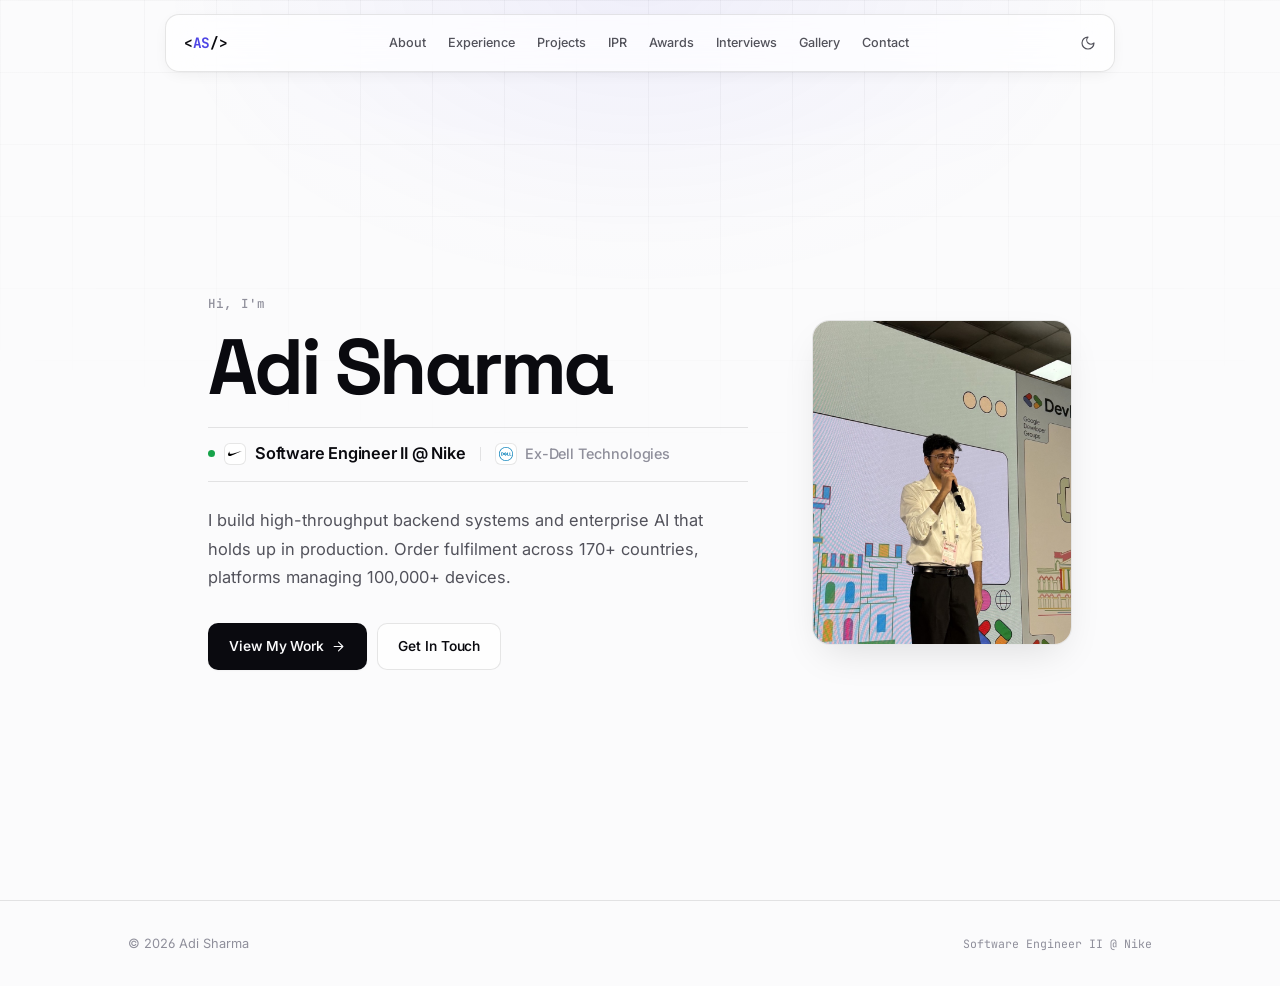
<file: index.html>
<!DOCTYPE html>
<html lang="en">

<head>
  <meta charset="UTF-8" />
  <meta name="viewport" content="width=device-width, initial-scale=1.0" />
  <meta name="description" content="Adi Sharma. Software Engineer II at Nike, ex-Dell Technologies. Backend systems, distributed infrastructure and enterprise AI." />
  <meta name="author" content="Adi Sharma" />
  <meta name="theme-color" content="#fbfbfc" media="(prefers-color-scheme: light)" />
  <meta name="theme-color" content="#08080b" media="(prefers-color-scheme: dark)" />
  <meta property="og:title" content="Adi Sharma | Software Engineer II @ Nike" />
  <meta property="og:description" content="Adi Sharma. Software Engineer II at Nike, ex-Dell Technologies. Backend systems, distributed infrastructure and enterprise AI." />
  <meta property="og:type" content="website" />
  <title>Adi Sharma | Software Engineer II @ Nike</title>
  <link rel="icon" href="data:image/svg+xml,<svg xmlns='http://www.w3.org/2000/svg' viewBox='0 0 32 32'><rect width='32' height='32' rx='7' fill='%234f46e5'/><text x='16' y='22.5' font-family='ui-monospace,monospace' font-size='16' font-weight='700' fill='white' text-anchor='middle'>A</text></svg>" />
  <link rel="preconnect" href="https://fonts.googleapis.com" />
  <link rel="preconnect" href="https://fonts.gstatic.com" crossorigin />
  <link href="https://fonts.googleapis.com/css2?family=Inter:wght@400;450;500;550;600;650;700&family=Space+Grotesk:wght@500;600;700&family=JetBrains+Mono:wght@400;500;600&display=swap" rel="stylesheet" />
  <link rel="stylesheet" href="assets/css/style.css" />
  <script>
    (function () {
      try {
        var t = localStorage.getItem('theme') ||
          (window.matchMedia('(prefers-color-scheme: dark)').matches ? 'dark' : 'light');
        document.documentElement.setAttribute('data-theme', t);
      } catch (e) {}
    })();
  </script>
</head>

<body data-page="home">
  <div class="backdrop" aria-hidden="true"></div>

  <nav class="nav" id="nav" aria-label="Main navigation"></nav>
  <div class="mobile-nav" id="mobile-nav"></div>
  <div class="mobile-backdrop" id="mobile-backdrop"></div>

  <main class="page-wrap" id="page-content"></main>
  <footer class="footer" id="footer"></footer>

  <div class="toast" id="toast" role="status" aria-live="polite"></div>

  <script src="assets/js/data.js"></script>
  <script src="assets/js/main.js"></script>
</body>

</html>
</file>
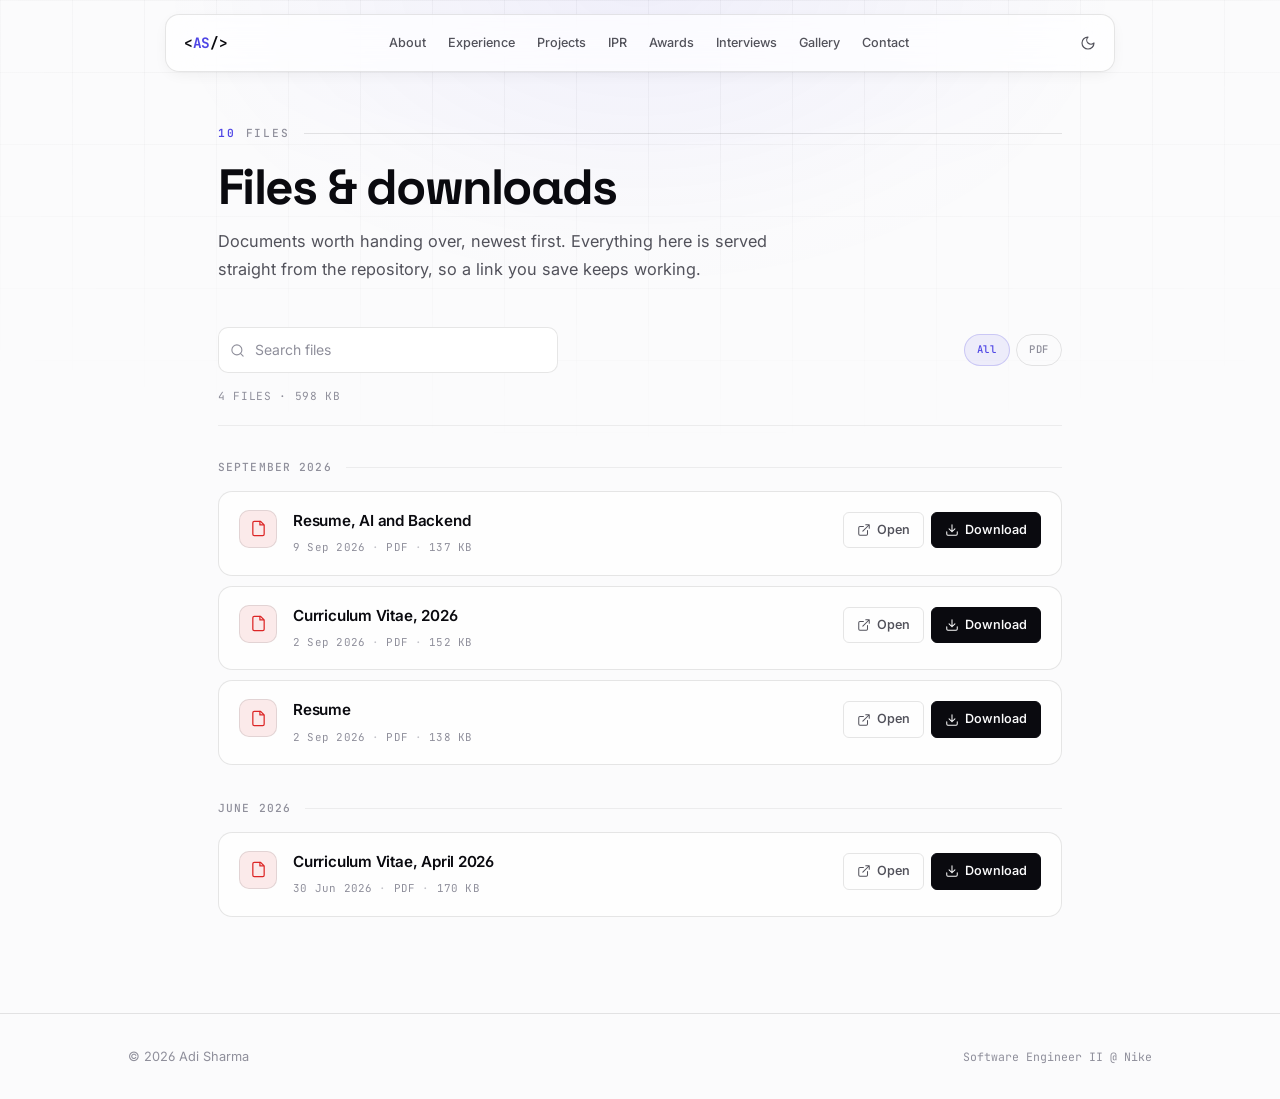
<file: files/index.html>
<!DOCTYPE html>
<html lang="en">

<head>
  <meta charset="UTF-8" />
  <!-- This page lives one level down so the clean URL /files works on GitHub
       Pages, while the downloads themselves sit beside it in the same folder.
       The base tag lets every shared path (styles, scripts, nav links) stay
       written exactly as it is on the root level pages. -->
  <base href="../" />
  <meta name="viewport" content="width=device-width, initial-scale=1.0" />
  <meta name="description" content="Documents and downloads from Adi Sharma, newest first." />
  <meta name="author" content="Adi Sharma" />
  <!-- Unlisted: this page is not in the nav, and this keeps it out of
       search results too, so a direct link stays the only way in. -->
  <meta name="robots" content="noindex, nofollow" />
  <meta name="theme-color" content="#fbfbfc" media="(prefers-color-scheme: light)" />
  <meta name="theme-color" content="#08080b" media="(prefers-color-scheme: dark)" />
  <meta property="og:title" content="Files | Adi Sharma" />
  <meta property="og:description" content="Documents and downloads from Adi Sharma, newest first." />
  <meta property="og:type" content="website" />
  <title>Files | Adi Sharma</title>
  <link rel="icon" href="data:image/svg+xml,<svg xmlns='http://www.w3.org/2000/svg' viewBox='0 0 32 32'><rect width='32' height='32' rx='7' fill='%234f46e5'/><text x='16' y='22.5' font-family='ui-monospace,monospace' font-size='16' font-weight='700' fill='white' text-anchor='middle'>A</text></svg>" />
  <link rel="preconnect" href="https://fonts.googleapis.com" />
  <link rel="preconnect" href="https://fonts.gstatic.com" crossorigin />
  <link href="https://fonts.googleapis.com/css2?family=Inter:wght@400;450;500;550;600;650;700&family=Space+Grotesk:wght@500;600;700&family=JetBrains+Mono:wght@400;500;600&display=swap" rel="stylesheet" />
  <link rel="stylesheet" href="assets/css/style.css" />
  <script>
    (function () {
      try {
        var t = localStorage.getItem('theme') ||
          (window.matchMedia('(prefers-color-scheme: dark)').matches ? 'dark' : 'light');
        document.documentElement.setAttribute('data-theme', t);
      } catch (e) {}
    })();
  </script>
</head>

<body data-page="files">
  <div class="backdrop" aria-hidden="true"></div>

  <nav class="nav" id="nav" aria-label="Main navigation"></nav>
  <div class="mobile-nav" id="mobile-nav"></div>
  <div class="mobile-backdrop" id="mobile-backdrop"></div>

  <main class="page-wrap" id="page-content"></main>
  <footer class="footer" id="footer"></footer>

  <div class="toast" id="toast" role="status" aria-live="polite"></div>

  <script src="assets/js/data.js"></script>
  <!-- Generated by scripts/sync-files.mjs. Must load after data.js, which it
       extends, and before main.js, which renders from it. -->
  <script src="assets/js/files-manifest.js"></script>
  <script src="assets/js/main.js"></script>
</body>

</html>
</file>
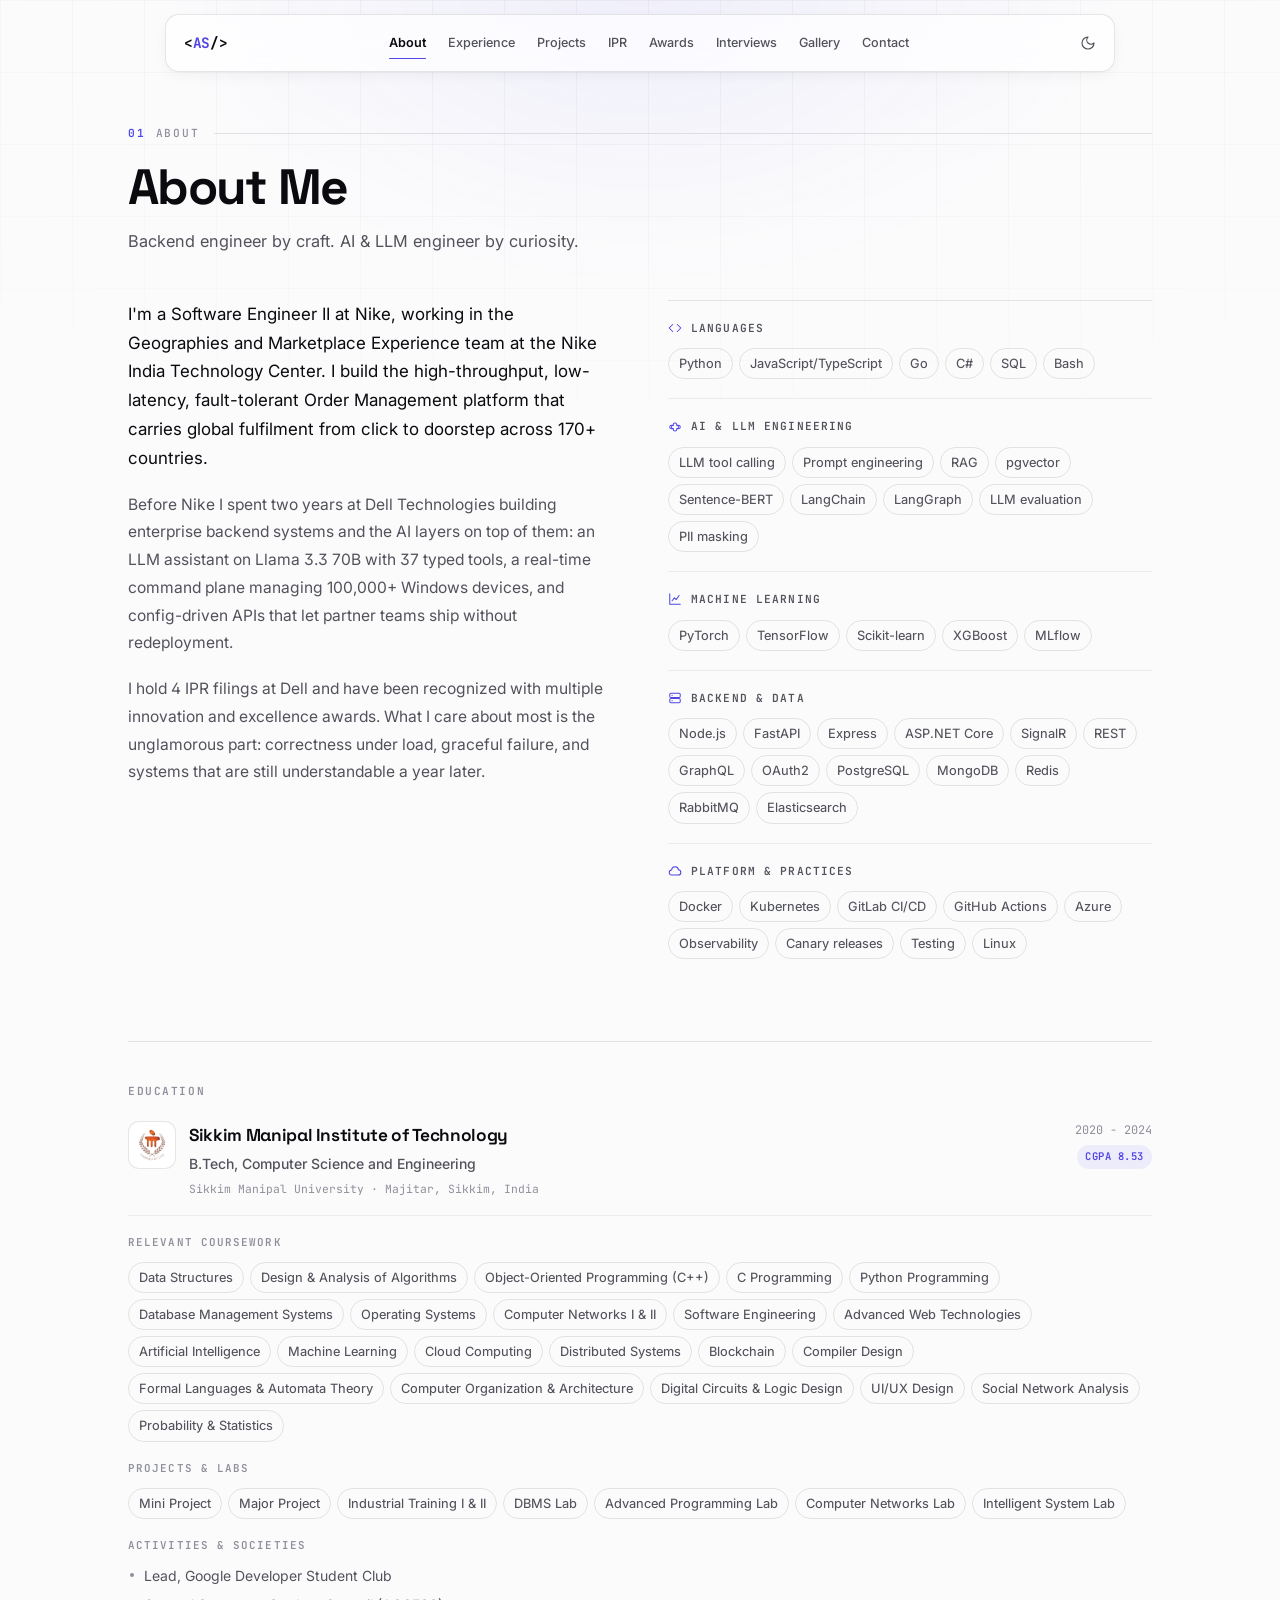
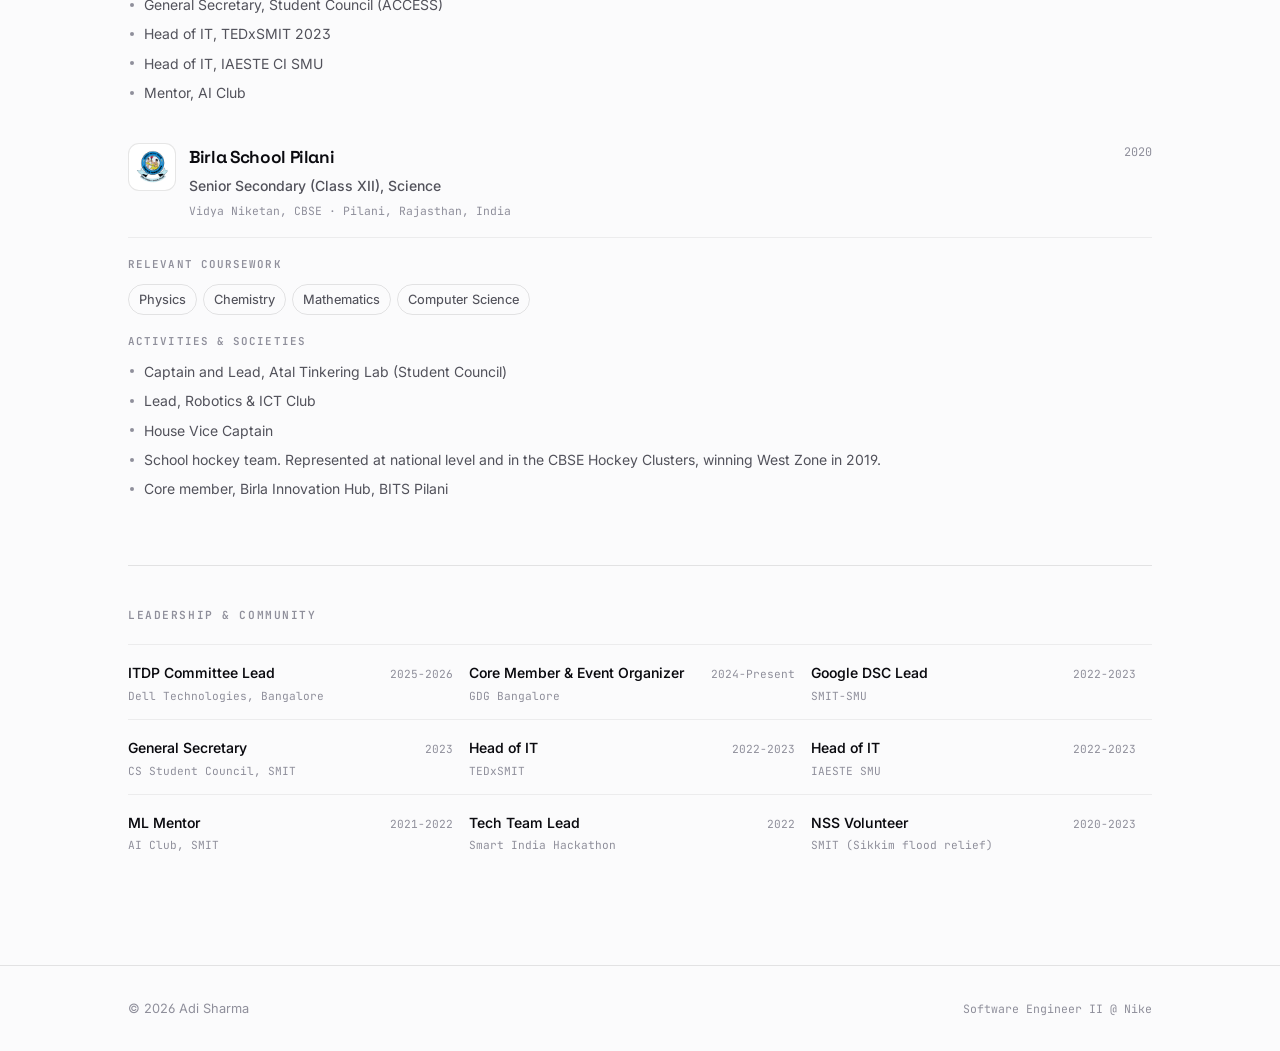
<file: about.html>
<!DOCTYPE html>
<html lang="en">

<head>
  <meta charset="UTF-8" />
  <meta name="viewport" content="width=device-width, initial-scale=1.0" />
  <meta name="description" content="Backend and AI engineer at Nike. Skills, background and community work." />
  <meta name="author" content="Adi Sharma" />
  <meta name="theme-color" content="#fbfbfc" media="(prefers-color-scheme: light)" />
  <meta name="theme-color" content="#08080b" media="(prefers-color-scheme: dark)" />
  <meta property="og:title" content="About | Adi Sharma" />
  <meta property="og:description" content="Backend and AI engineer at Nike. Skills, background and community work." />
  <meta property="og:type" content="website" />
  <title>About | Adi Sharma</title>
  <link rel="icon" href="data:image/svg+xml,<svg xmlns='http://www.w3.org/2000/svg' viewBox='0 0 32 32'><rect width='32' height='32' rx='7' fill='%234f46e5'/><text x='16' y='22.5' font-family='ui-monospace,monospace' font-size='16' font-weight='700' fill='white' text-anchor='middle'>A</text></svg>" />
  <link rel="preconnect" href="https://fonts.googleapis.com" />
  <link rel="preconnect" href="https://fonts.gstatic.com" crossorigin />
  <link href="https://fonts.googleapis.com/css2?family=Inter:wght@400;450;500;550;600;650;700&family=Space+Grotesk:wght@500;600;700&family=JetBrains+Mono:wght@400;500;600&display=swap" rel="stylesheet" />
  <link rel="stylesheet" href="assets/css/style.css" />
  <script>
    (function () {
      try {
        var t = localStorage.getItem('theme') ||
          (window.matchMedia('(prefers-color-scheme: dark)').matches ? 'dark' : 'light');
        document.documentElement.setAttribute('data-theme', t);
      } catch (e) {}
    })();
  </script>
</head>

<body data-page="about">
  <div class="backdrop" aria-hidden="true"></div>

  <nav class="nav" id="nav" aria-label="Main navigation"></nav>
  <div class="mobile-nav" id="mobile-nav"></div>
  <div class="mobile-backdrop" id="mobile-backdrop"></div>

  <main class="page-wrap" id="page-content"></main>
  <footer class="footer" id="footer"></footer>

  <div class="toast" id="toast" role="status" aria-live="polite"></div>

  <script src="assets/js/data.js"></script>
  <script src="assets/js/main.js"></script>
</body>

</html>
</file>
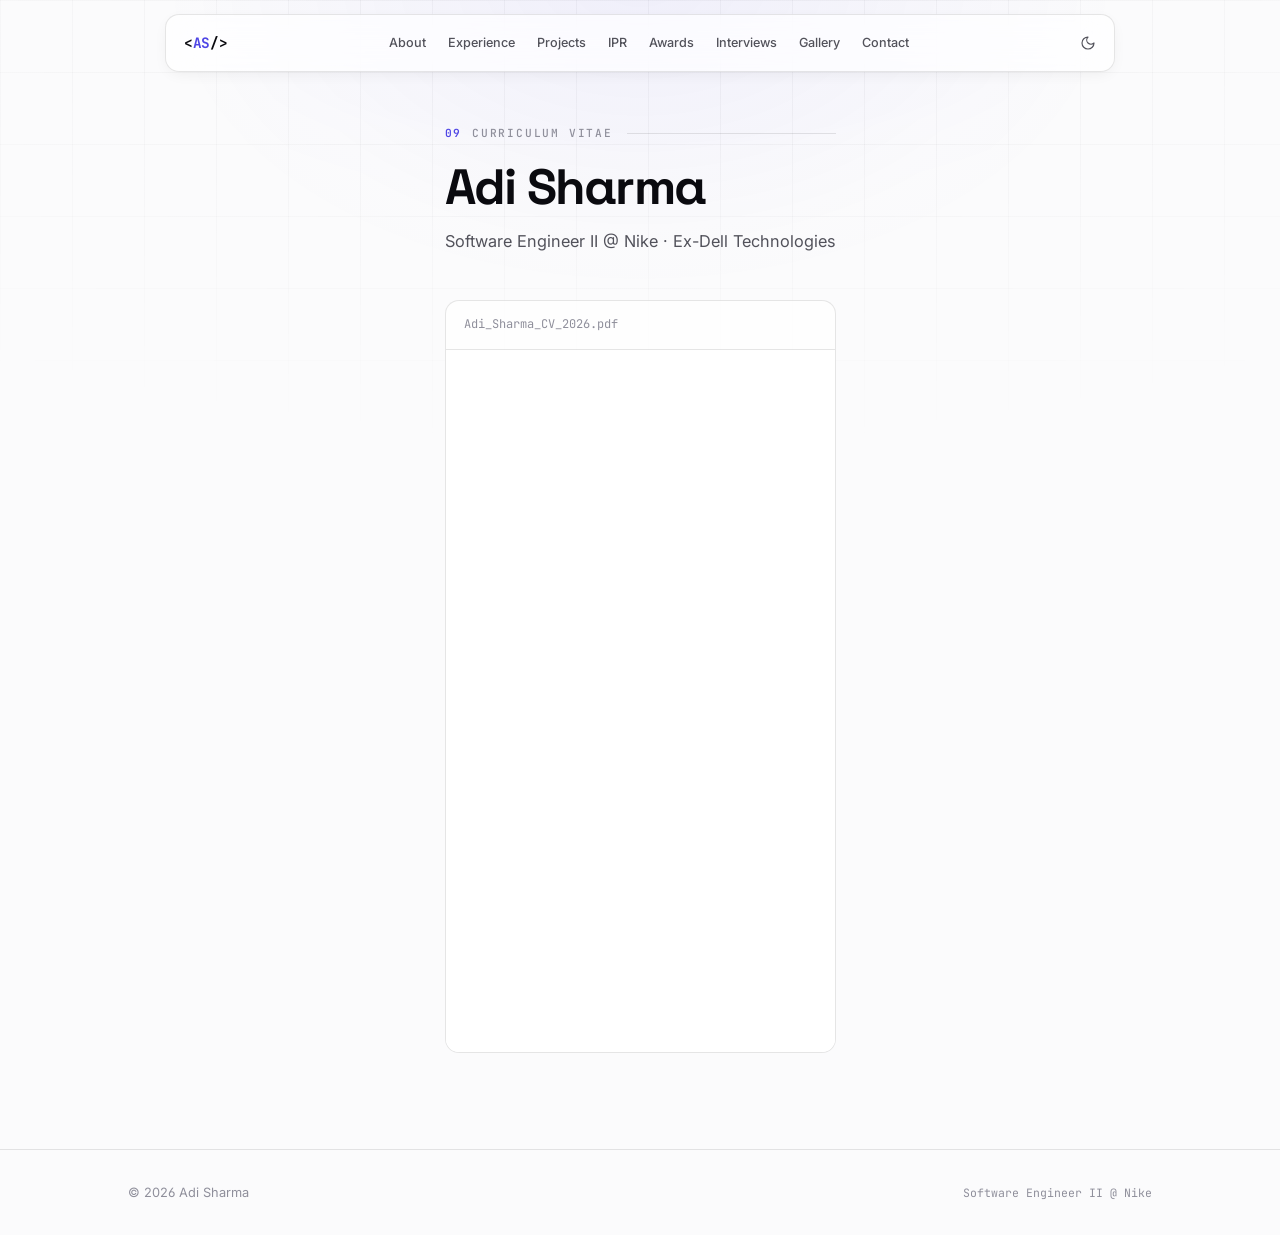
<file: adi-sharma-cv-doc.html>
<!DOCTYPE html>
<html lang="en">

<head>
  <meta charset="UTF-8" />
  <meta name="viewport" content="width=device-width, initial-scale=1.0" />
  <meta name="description" content="Curriculum vitae of Adi Sharma, Software Engineer II at Nike." />
  <meta name="author" content="Adi Sharma" />
  <meta name="theme-color" content="#fbfbfc" media="(prefers-color-scheme: light)" />
  <meta name="theme-color" content="#08080b" media="(prefers-color-scheme: dark)" />
  <meta property="og:title" content="CV | Adi Sharma" />
  <meta property="og:description" content="Curriculum vitae of Adi Sharma, Software Engineer II at Nike." />
  <meta property="og:type" content="website" />
  <title>CV | Adi Sharma</title>
  <link rel="icon" href="data:image/svg+xml,<svg xmlns='http://www.w3.org/2000/svg' viewBox='0 0 32 32'><rect width='32' height='32' rx='7' fill='%234f46e5'/><text x='16' y='22.5' font-family='ui-monospace,monospace' font-size='16' font-weight='700' fill='white' text-anchor='middle'>A</text></svg>" />
  <link rel="preconnect" href="https://fonts.googleapis.com" />
  <link rel="preconnect" href="https://fonts.gstatic.com" crossorigin />
  <link href="https://fonts.googleapis.com/css2?family=Inter:wght@400;450;500;550;600;650;700&family=Space+Grotesk:wght@500;600;700&family=JetBrains+Mono:wght@400;500;600&display=swap" rel="stylesheet" />
  <link rel="stylesheet" href="assets/css/style.css" />
  <script>
    (function () {
      try {
        var t = localStorage.getItem('theme') ||
          (window.matchMedia('(prefers-color-scheme: dark)').matches ? 'dark' : 'light');
        document.documentElement.setAttribute('data-theme', t);
      } catch (e) {}
    })();
  </script>
</head>

<body data-page="cv-doc">
  <div class="backdrop" aria-hidden="true"></div>

  <nav class="nav" id="nav" aria-label="Main navigation"></nav>
  <div class="mobile-nav" id="mobile-nav"></div>
  <div class="mobile-backdrop" id="mobile-backdrop"></div>

  <main class="page-wrap" id="page-content"></main>
  <footer class="footer" id="footer"></footer>

  <div class="toast" id="toast" role="status" aria-live="polite"></div>

  <script src="assets/js/data.js"></script>
  <script src="assets/js/main.js"></script>
</body>

</html>
</file>
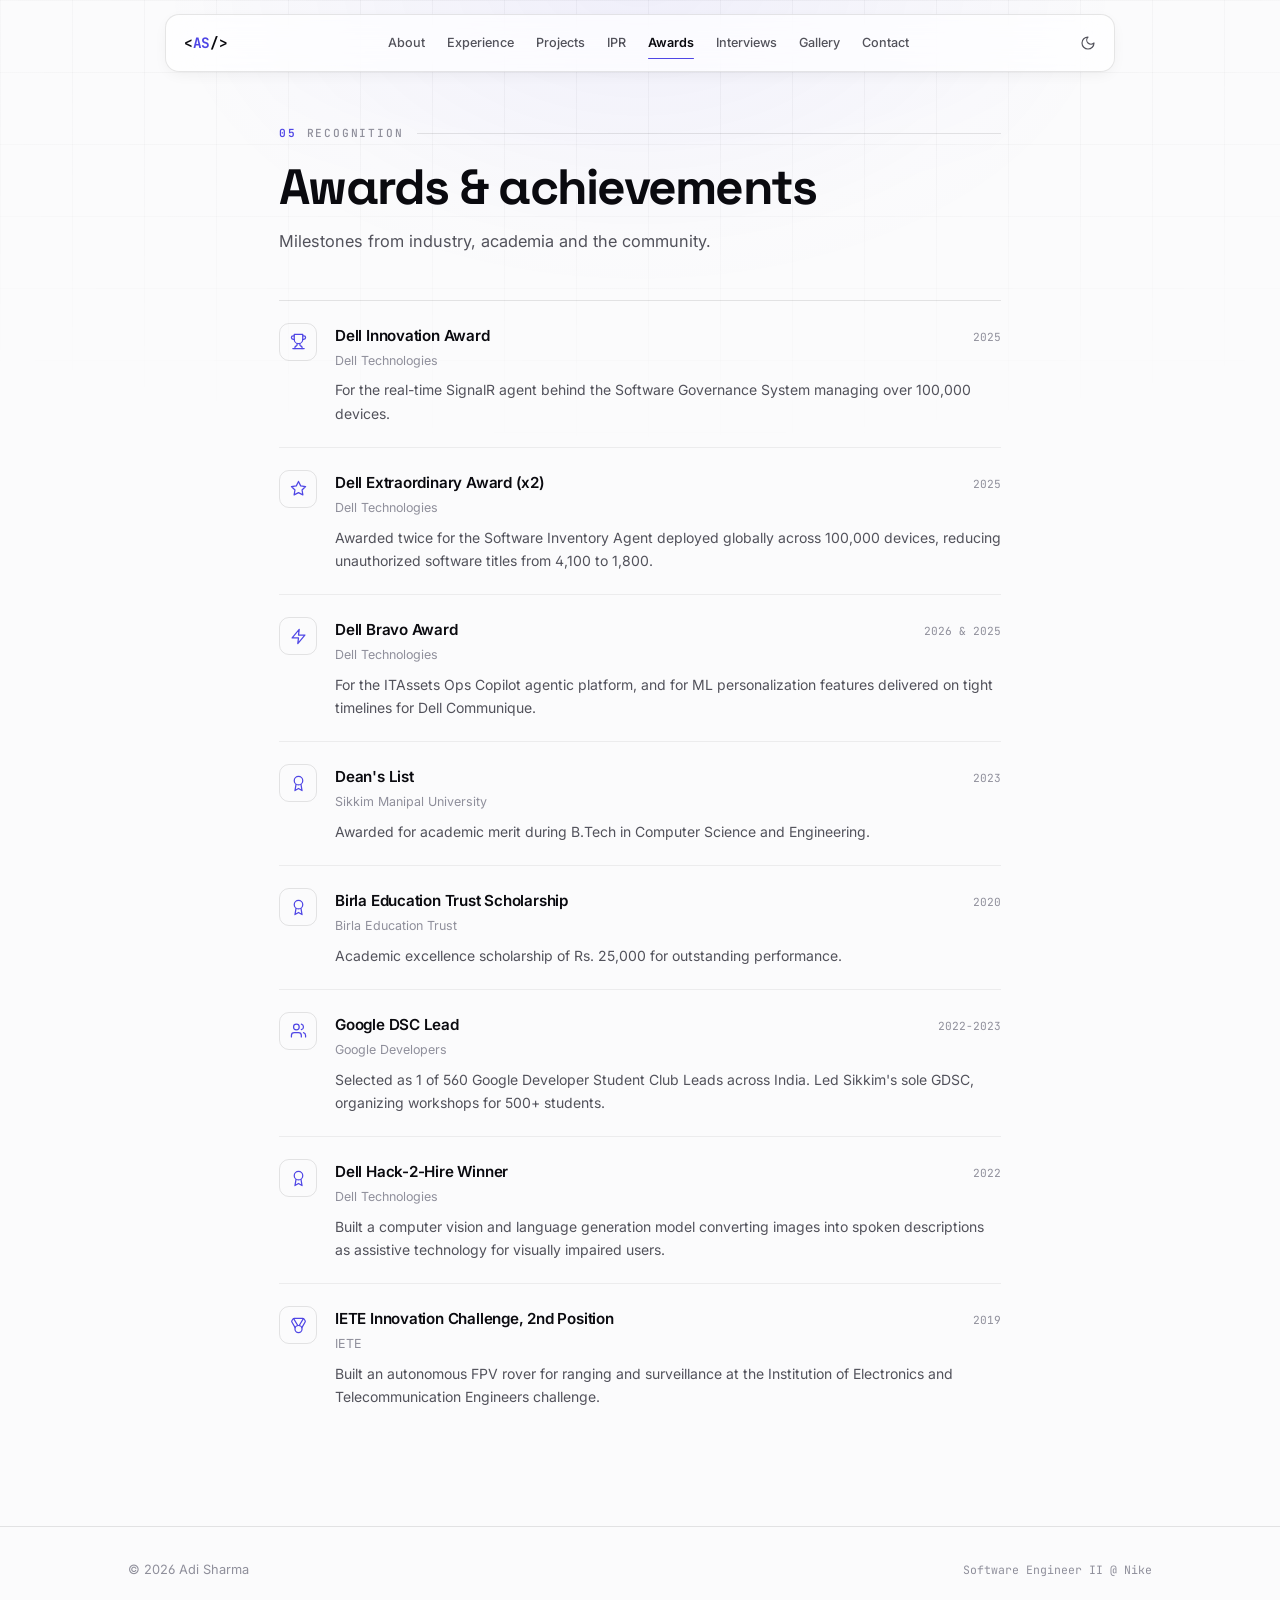
<file: awards.html>
<!DOCTYPE html>
<html lang="en">

<head>
  <meta charset="UTF-8" />
  <meta name="viewport" content="width=device-width, initial-scale=1.0" />
  <meta name="description" content="Awards and recognition from industry, academia and the developer community." />
  <meta name="author" content="Adi Sharma" />
  <meta name="theme-color" content="#fbfbfc" media="(prefers-color-scheme: light)" />
  <meta name="theme-color" content="#08080b" media="(prefers-color-scheme: dark)" />
  <meta property="og:title" content="Awards | Adi Sharma" />
  <meta property="og:description" content="Awards and recognition from industry, academia and the developer community." />
  <meta property="og:type" content="website" />
  <title>Awards | Adi Sharma</title>
  <link rel="icon" href="data:image/svg+xml,<svg xmlns='http://www.w3.org/2000/svg' viewBox='0 0 32 32'><rect width='32' height='32' rx='7' fill='%234f46e5'/><text x='16' y='22.5' font-family='ui-monospace,monospace' font-size='16' font-weight='700' fill='white' text-anchor='middle'>A</text></svg>" />
  <link rel="preconnect" href="https://fonts.googleapis.com" />
  <link rel="preconnect" href="https://fonts.gstatic.com" crossorigin />
  <link href="https://fonts.googleapis.com/css2?family=Inter:wght@400;450;500;550;600;650;700&family=Space+Grotesk:wght@500;600;700&family=JetBrains+Mono:wght@400;500;600&display=swap" rel="stylesheet" />
  <link rel="stylesheet" href="assets/css/style.css" />
  <script>
    (function () {
      try {
        var t = localStorage.getItem('theme') ||
          (window.matchMedia('(prefers-color-scheme: dark)').matches ? 'dark' : 'light');
        document.documentElement.setAttribute('data-theme', t);
      } catch (e) {}
    })();
  </script>
</head>

<body data-page="awards">
  <div class="backdrop" aria-hidden="true"></div>

  <nav class="nav" id="nav" aria-label="Main navigation"></nav>
  <div class="mobile-nav" id="mobile-nav"></div>
  <div class="mobile-backdrop" id="mobile-backdrop"></div>

  <main class="page-wrap" id="page-content"></main>
  <footer class="footer" id="footer"></footer>

  <div class="toast" id="toast" role="status" aria-live="polite"></div>

  <script src="assets/js/data.js"></script>
  <script src="assets/js/main.js"></script>
</body>

</html>
</file>
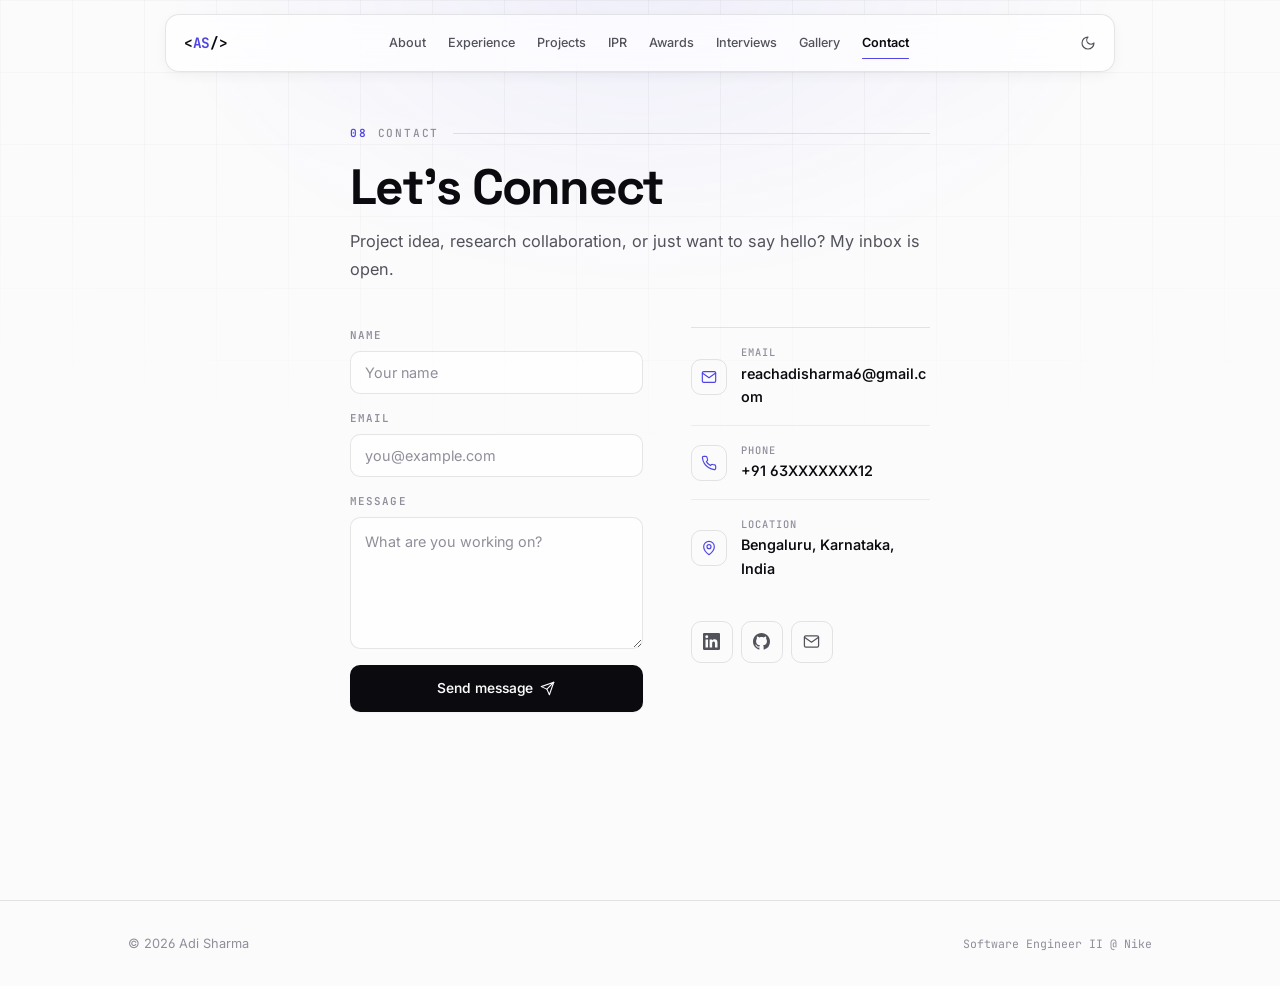
<file: contact.html>
<!DOCTYPE html>
<html lang="en">

<head>
  <meta charset="UTF-8" />
  <meta name="viewport" content="width=device-width, initial-scale=1.0" />
  <meta name="description" content="Get in touch with Adi Sharma for projects, collaboration or roles." />
  <meta name="author" content="Adi Sharma" />
  <meta name="theme-color" content="#fbfbfc" media="(prefers-color-scheme: light)" />
  <meta name="theme-color" content="#08080b" media="(prefers-color-scheme: dark)" />
  <meta property="og:title" content="Contact | Adi Sharma" />
  <meta property="og:description" content="Get in touch with Adi Sharma for projects, collaboration or roles." />
  <meta property="og:type" content="website" />
  <title>Contact | Adi Sharma</title>
  <link rel="icon" href="data:image/svg+xml,<svg xmlns='http://www.w3.org/2000/svg' viewBox='0 0 32 32'><rect width='32' height='32' rx='7' fill='%234f46e5'/><text x='16' y='22.5' font-family='ui-monospace,monospace' font-size='16' font-weight='700' fill='white' text-anchor='middle'>A</text></svg>" />
  <link rel="preconnect" href="https://fonts.googleapis.com" />
  <link rel="preconnect" href="https://fonts.gstatic.com" crossorigin />
  <link href="https://fonts.googleapis.com/css2?family=Inter:wght@400;450;500;550;600;650;700&family=Space+Grotesk:wght@500;600;700&family=JetBrains+Mono:wght@400;500;600&display=swap" rel="stylesheet" />
  <link rel="stylesheet" href="assets/css/style.css" />
  <script>
    (function () {
      try {
        var t = localStorage.getItem('theme') ||
          (window.matchMedia('(prefers-color-scheme: dark)').matches ? 'dark' : 'light');
        document.documentElement.setAttribute('data-theme', t);
      } catch (e) {}
    })();
  </script>
</head>

<body data-page="contact">
  <div class="backdrop" aria-hidden="true"></div>

  <nav class="nav" id="nav" aria-label="Main navigation"></nav>
  <div class="mobile-nav" id="mobile-nav"></div>
  <div class="mobile-backdrop" id="mobile-backdrop"></div>

  <main class="page-wrap" id="page-content"></main>
  <footer class="footer" id="footer"></footer>

  <div class="toast" id="toast" role="status" aria-live="polite"></div>

  <script src="assets/js/data.js"></script>
  <script src="assets/js/main.js"></script>
</body>

</html>
</file>
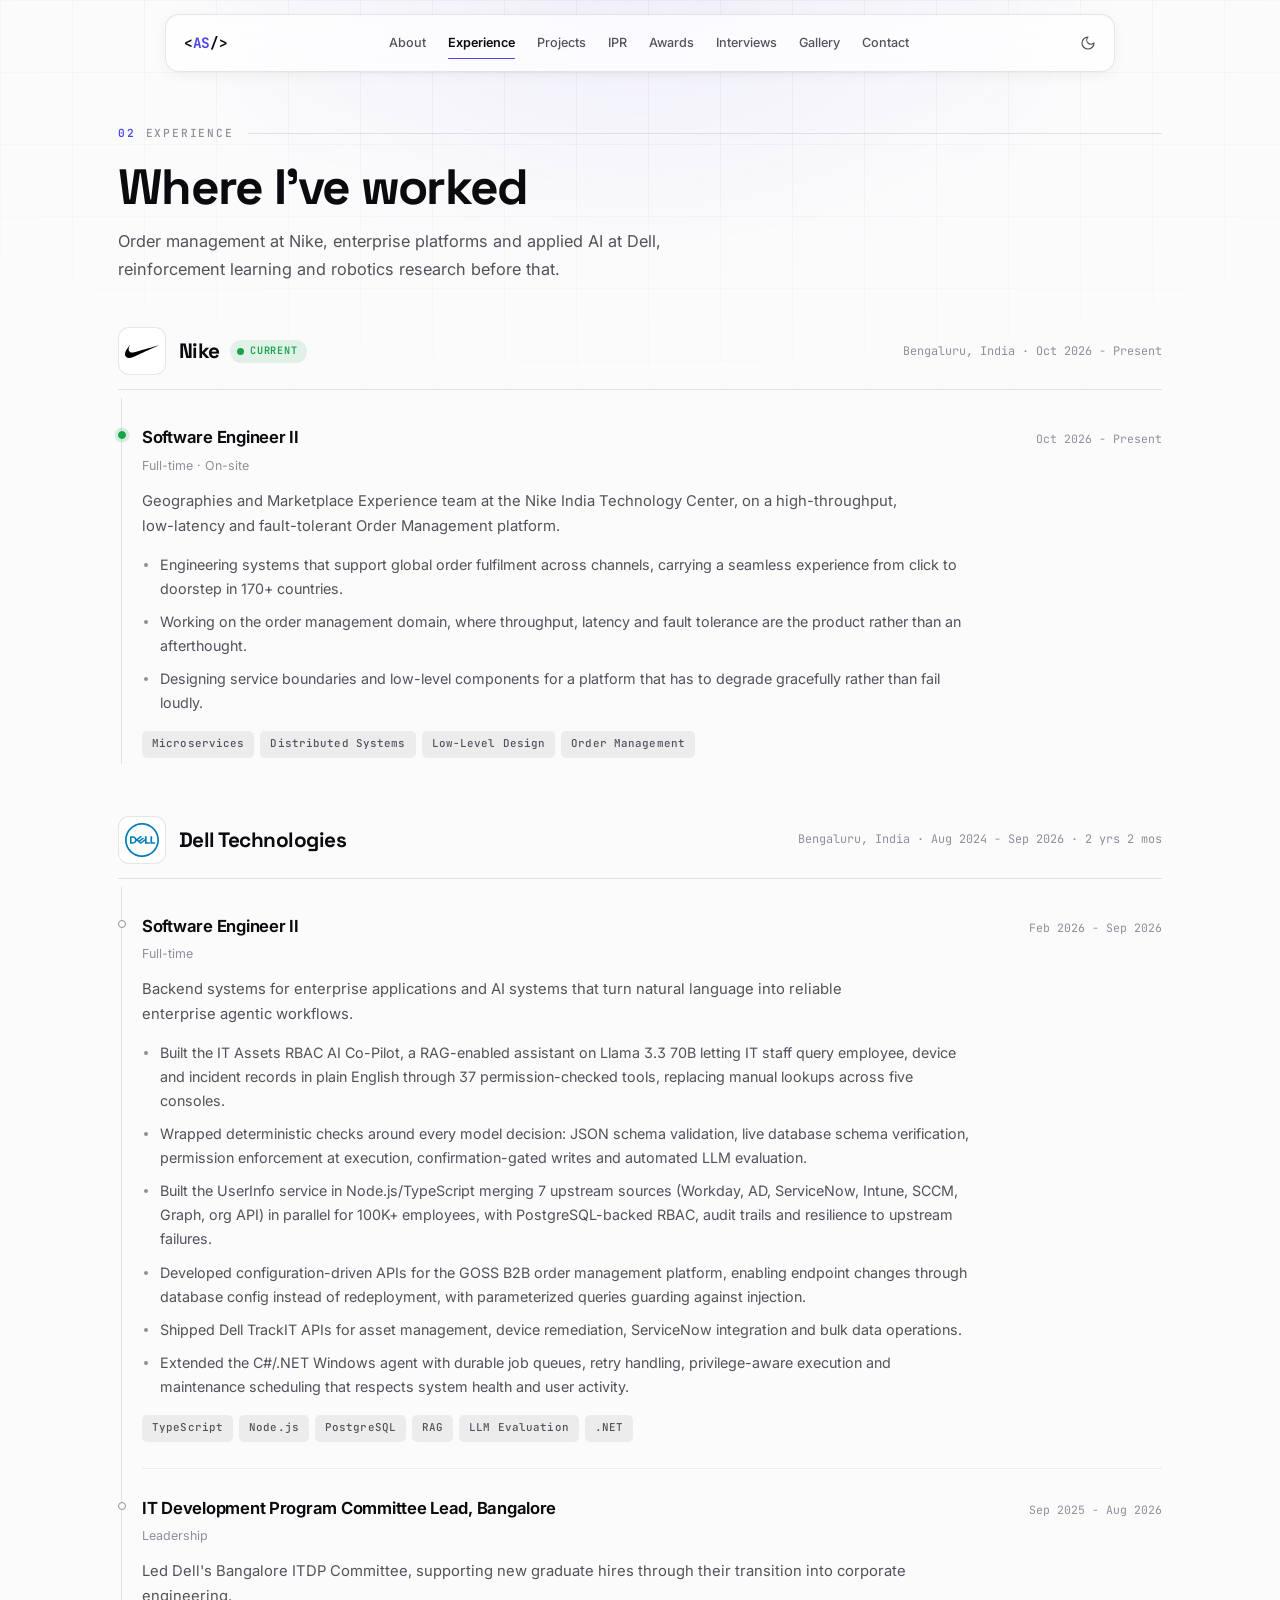
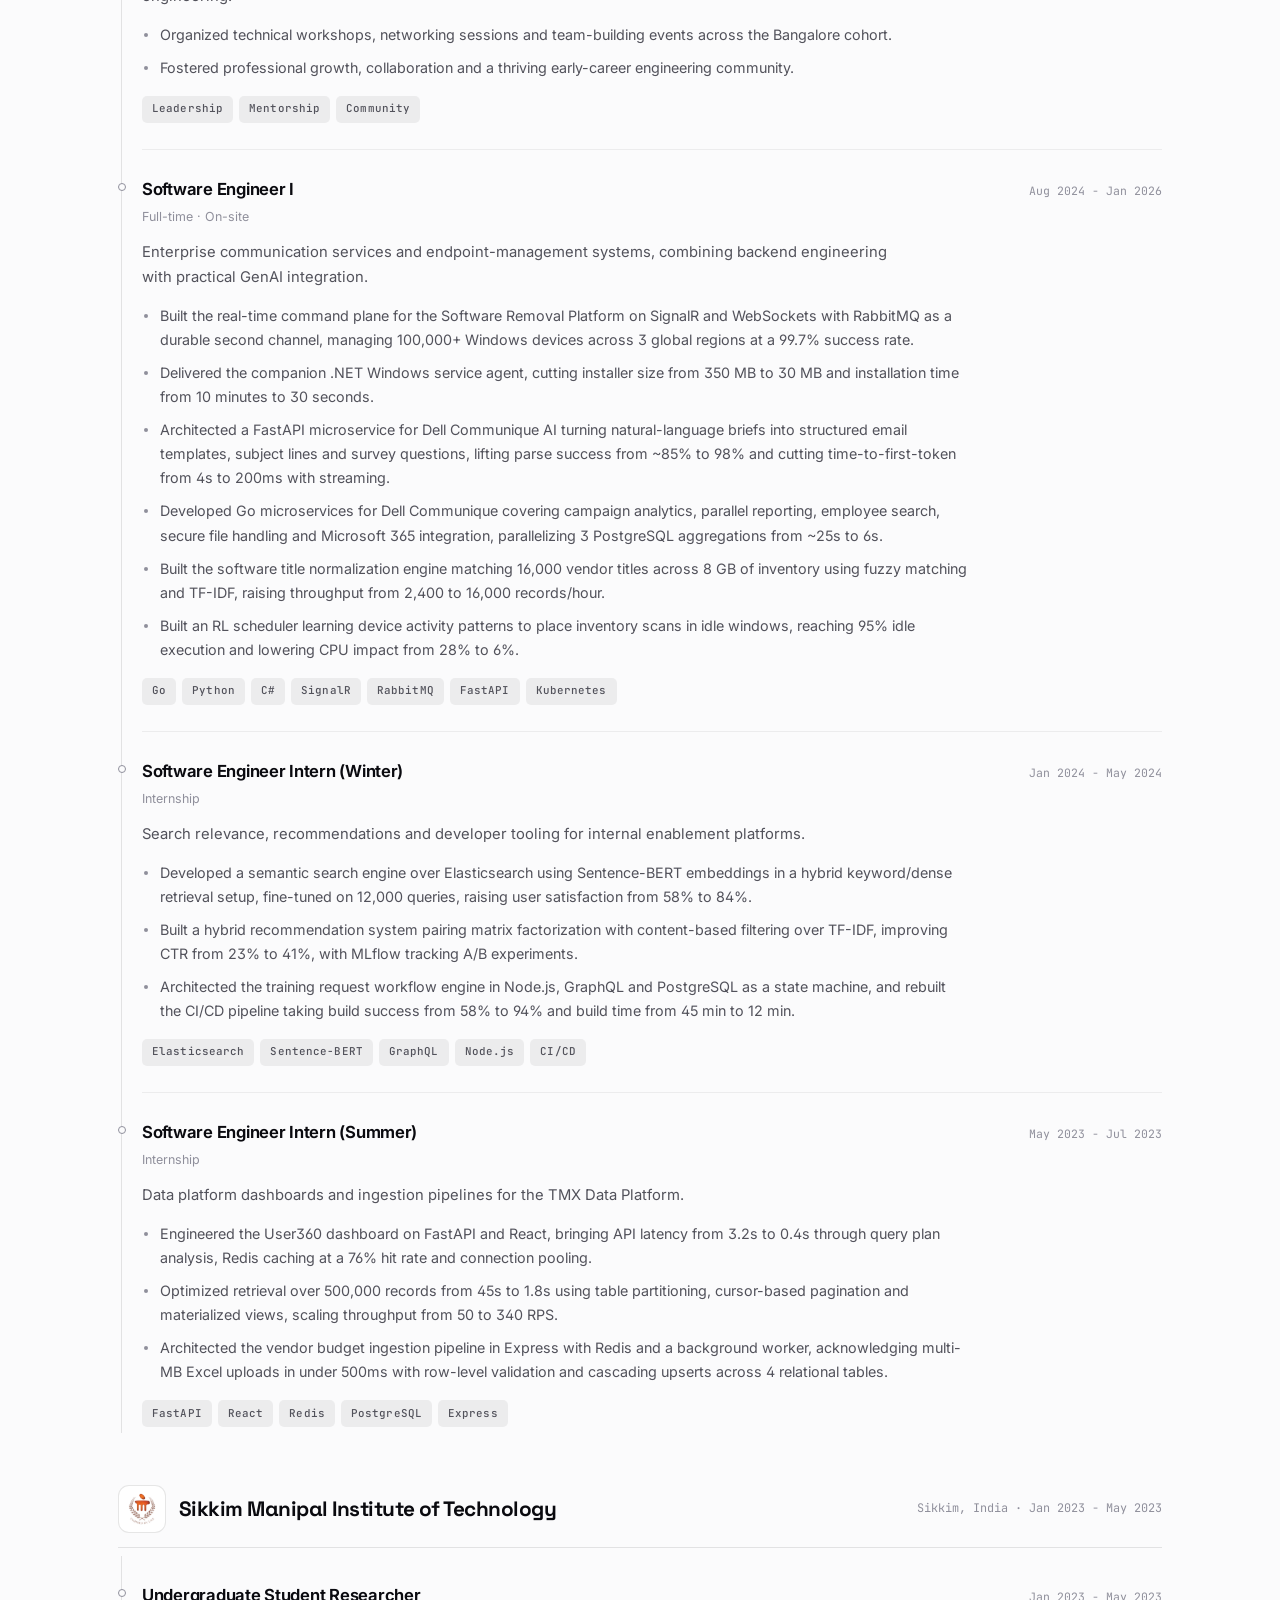
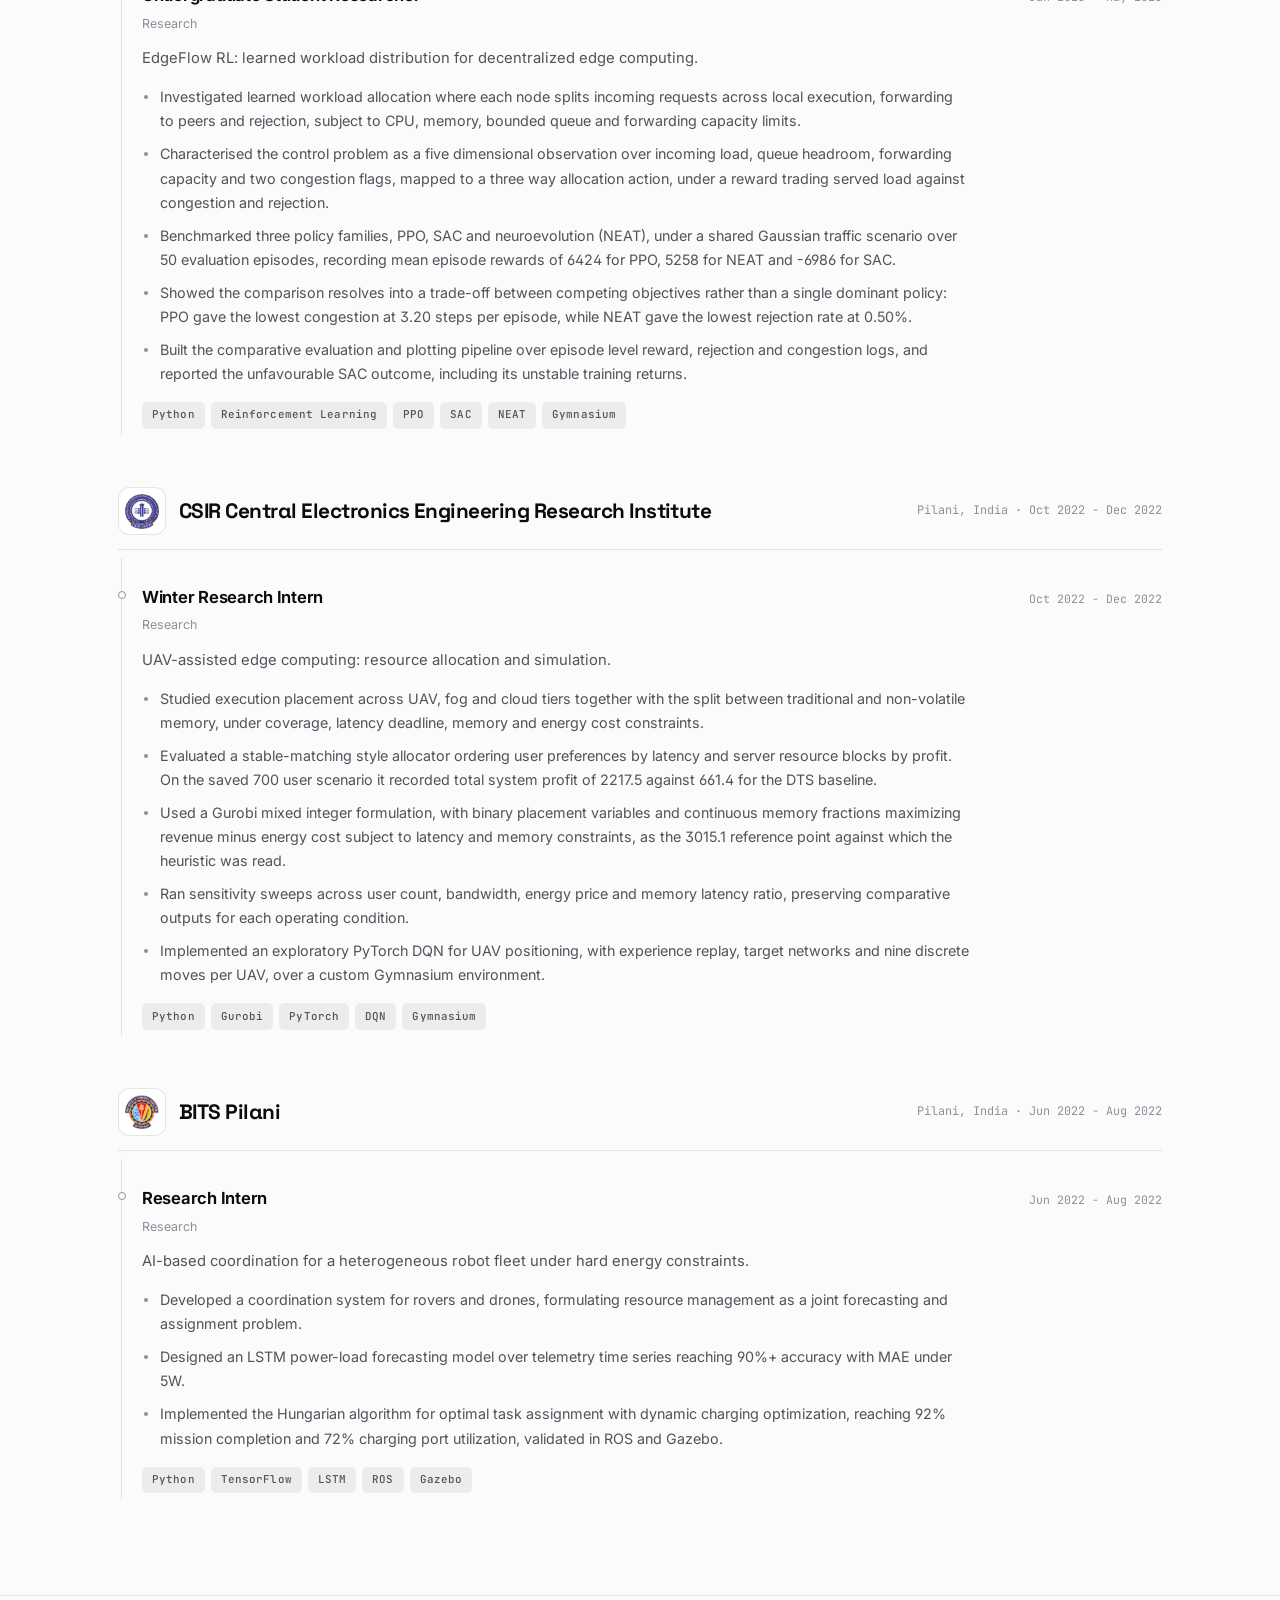
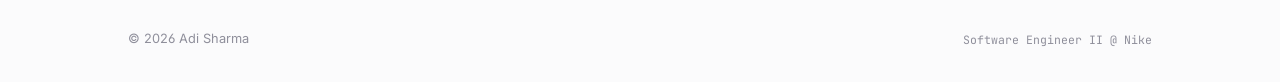
<file: experience.html>
<!DOCTYPE html>
<html lang="en">

<head>
  <meta charset="UTF-8" />
  <meta name="viewport" content="width=device-width, initial-scale=1.0" />
  <meta name="description" content="Software Engineer II at Nike, previously Dell Technologies and BITS Pilani." />
  <meta name="author" content="Adi Sharma" />
  <meta name="theme-color" content="#fbfbfc" media="(prefers-color-scheme: light)" />
  <meta name="theme-color" content="#08080b" media="(prefers-color-scheme: dark)" />
  <meta property="og:title" content="Experience | Adi Sharma" />
  <meta property="og:description" content="Software Engineer II at Nike, previously Dell Technologies and BITS Pilani." />
  <meta property="og:type" content="website" />
  <title>Experience | Adi Sharma</title>
  <link rel="icon" href="data:image/svg+xml,<svg xmlns='http://www.w3.org/2000/svg' viewBox='0 0 32 32'><rect width='32' height='32' rx='7' fill='%234f46e5'/><text x='16' y='22.5' font-family='ui-monospace,monospace' font-size='16' font-weight='700' fill='white' text-anchor='middle'>A</text></svg>" />
  <link rel="preconnect" href="https://fonts.googleapis.com" />
  <link rel="preconnect" href="https://fonts.gstatic.com" crossorigin />
  <link href="https://fonts.googleapis.com/css2?family=Inter:wght@400;450;500;550;600;650;700&family=Space+Grotesk:wght@500;600;700&family=JetBrains+Mono:wght@400;500;600&display=swap" rel="stylesheet" />
  <link rel="stylesheet" href="assets/css/style.css" />
  <script>
    (function () {
      try {
        var t = localStorage.getItem('theme') ||
          (window.matchMedia('(prefers-color-scheme: dark)').matches ? 'dark' : 'light');
        document.documentElement.setAttribute('data-theme', t);
      } catch (e) {}
    })();
  </script>
</head>

<body data-page="experience">
  <div class="backdrop" aria-hidden="true"></div>

  <nav class="nav" id="nav" aria-label="Main navigation"></nav>
  <div class="mobile-nav" id="mobile-nav"></div>
  <div class="mobile-backdrop" id="mobile-backdrop"></div>

  <main class="page-wrap" id="page-content"></main>
  <footer class="footer" id="footer"></footer>

  <div class="toast" id="toast" role="status" aria-live="polite"></div>

  <script src="assets/js/data.js"></script>
  <script src="assets/js/main.js"></script>
</body>

</html>
</file>
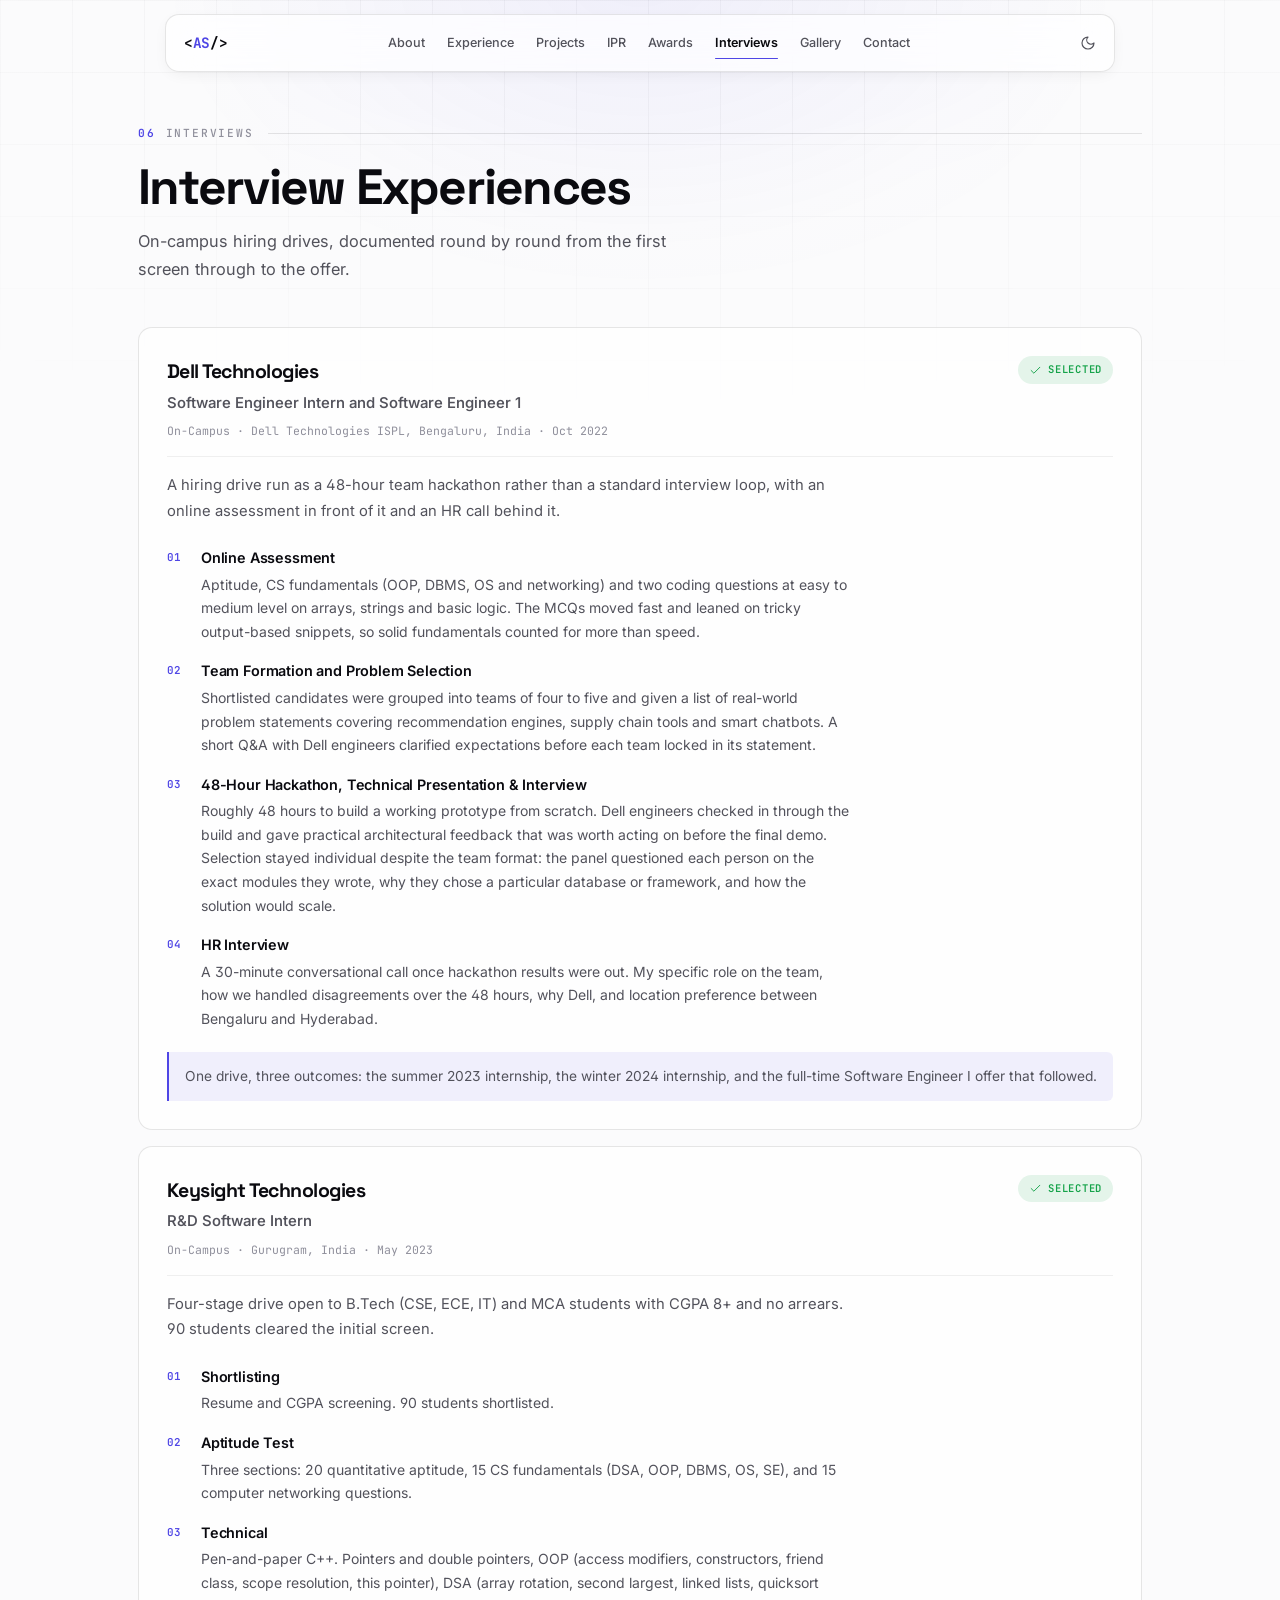
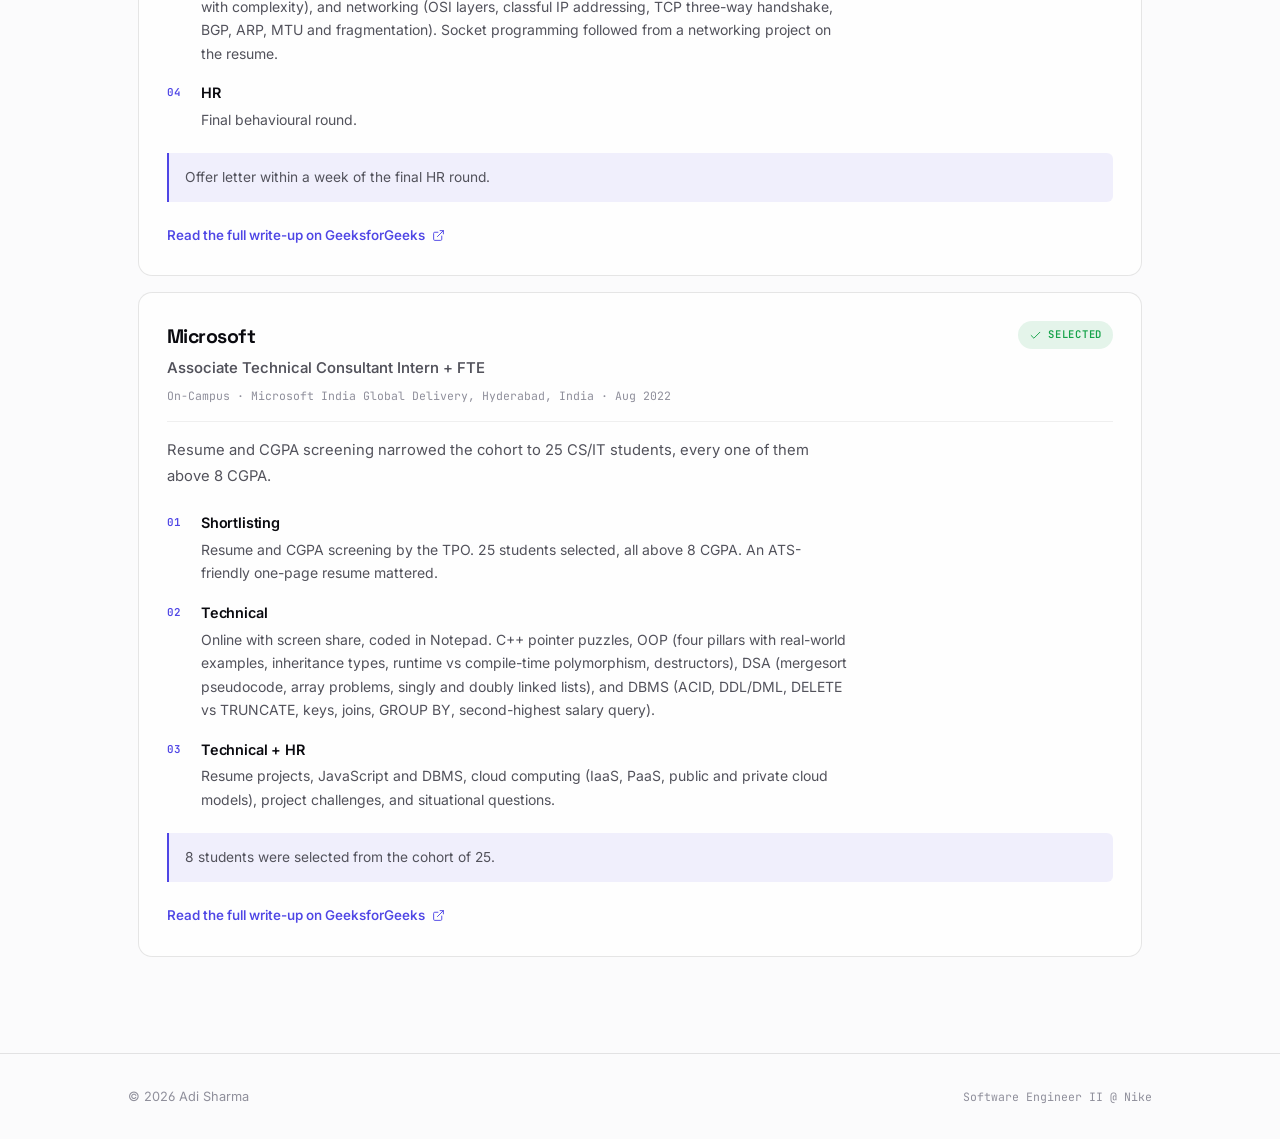
<file: interviews.html>
<!DOCTYPE html>
<html lang="en">

<head>
  <meta charset="UTF-8" />
  <meta name="viewport" content="width=device-width, initial-scale=1.0" />
  <meta name="description" content="On-campus interview experiences at Microsoft and Keysight Technologies, authored on GeeksforGeeks." />
  <meta name="author" content="Adi Sharma" />
  <meta name="theme-color" content="#fbfbfc" media="(prefers-color-scheme: light)" />
  <meta name="theme-color" content="#08080b" media="(prefers-color-scheme: dark)" />
  <meta property="og:title" content="Interview Experiences | Adi Sharma" />
  <meta property="og:description" content="On-campus interview experiences at Microsoft and Keysight Technologies, authored on GeeksforGeeks." />
  <meta property="og:type" content="website" />
  <title>Interview Experiences | Adi Sharma</title>
  <link rel="icon" href="data:image/svg+xml,<svg xmlns='http://www.w3.org/2000/svg' viewBox='0 0 32 32'><rect width='32' height='32' rx='7' fill='%234f46e5'/><text x='16' y='22.5' font-family='ui-monospace,monospace' font-size='16' font-weight='700' fill='white' text-anchor='middle'>A</text></svg>" />
  <link rel="preconnect" href="https://fonts.googleapis.com" />
  <link rel="preconnect" href="https://fonts.gstatic.com" crossorigin />
  <link href="https://fonts.googleapis.com/css2?family=Inter:wght@400;450;500;550;600;650;700&family=Space+Grotesk:wght@500;600;700&family=JetBrains+Mono:wght@400;500;600&display=swap" rel="stylesheet" />
  <link rel="stylesheet" href="assets/css/style.css" />
  <script>
    (function () {
      try {
        var t = localStorage.getItem('theme') ||
          (window.matchMedia('(prefers-color-scheme: dark)').matches ? 'dark' : 'light');
        document.documentElement.setAttribute('data-theme', t);
      } catch (e) {}
    })();
  </script>
</head>

<body data-page="interviews">
  <div class="backdrop" aria-hidden="true"></div>

  <nav class="nav" id="nav" aria-label="Main navigation"></nav>
  <div class="mobile-nav" id="mobile-nav"></div>
  <div class="mobile-backdrop" id="mobile-backdrop"></div>

  <main class="page-wrap" id="page-content"></main>
  <footer class="footer" id="footer"></footer>

  <div class="toast" id="toast" role="status" aria-live="polite"></div>

  <script src="assets/js/data.js"></script>
  <script src="assets/js/main.js"></script>
</body>

</html>
</file>
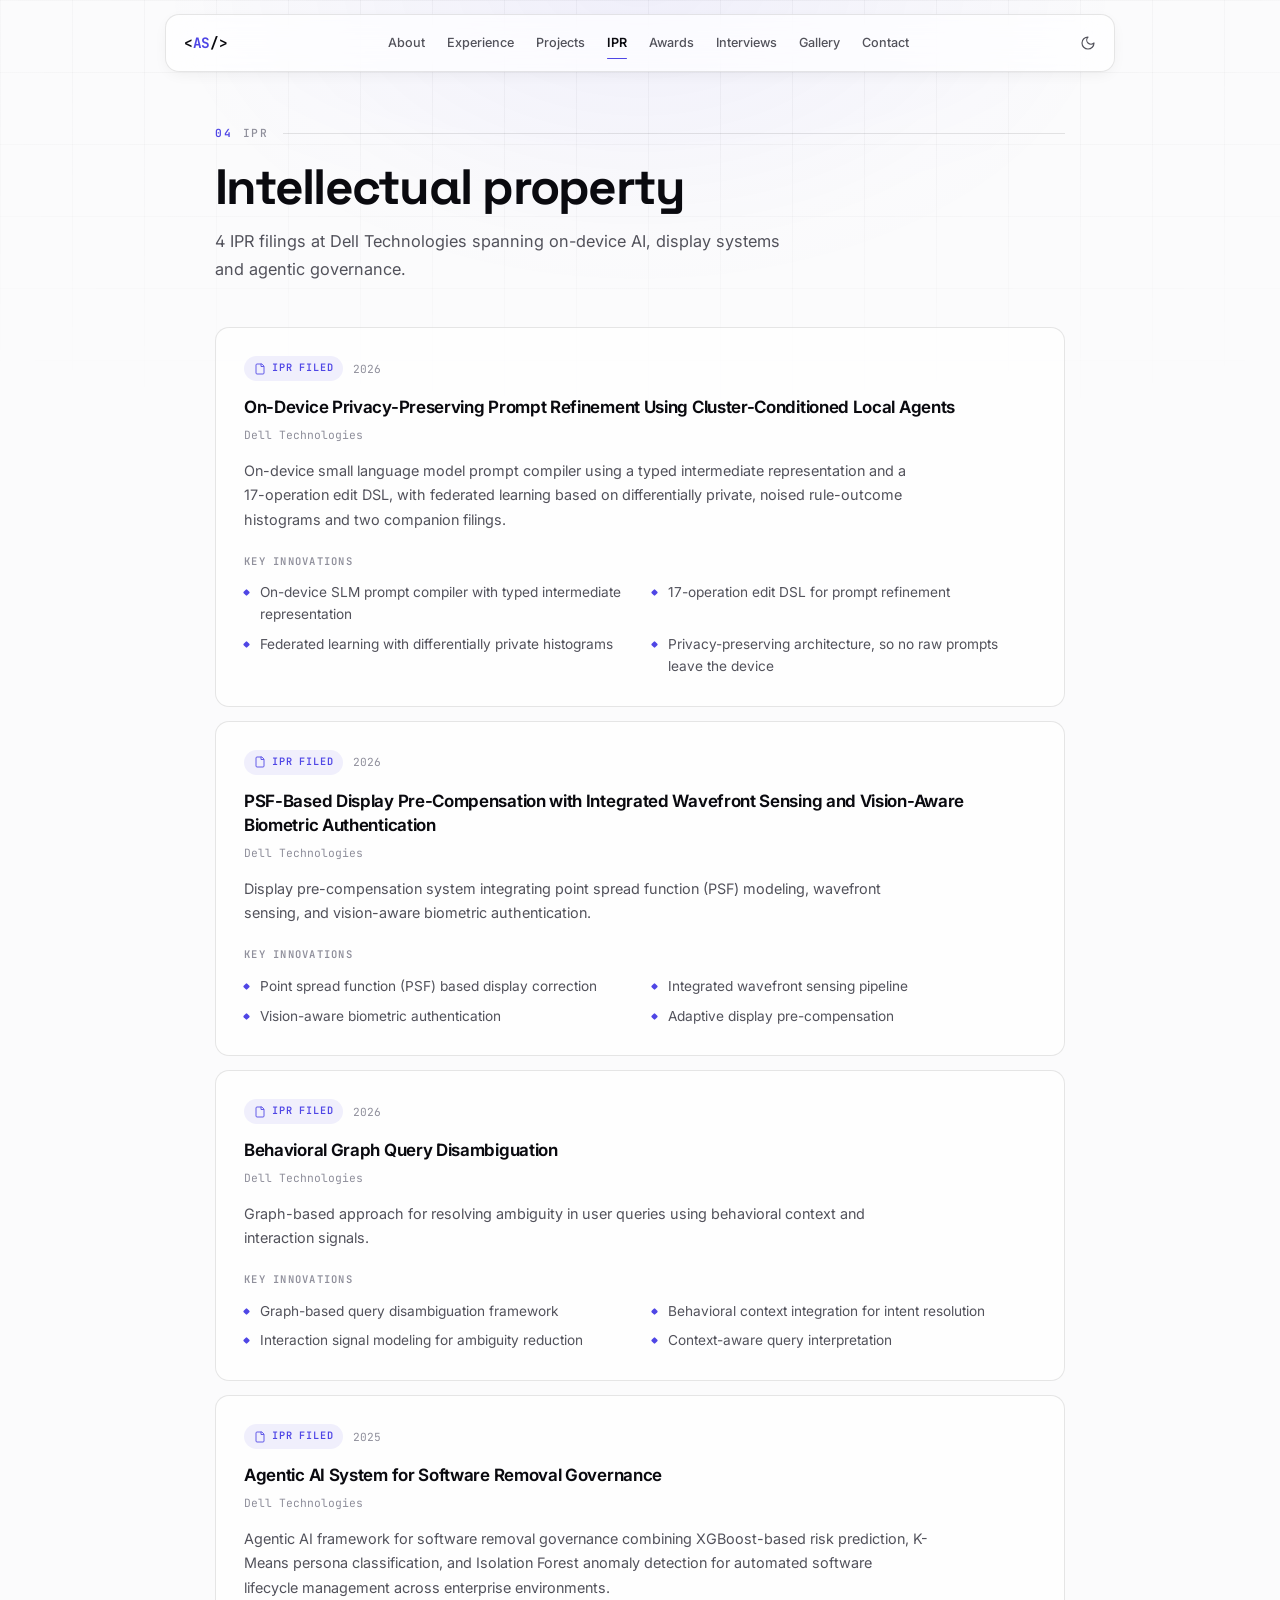
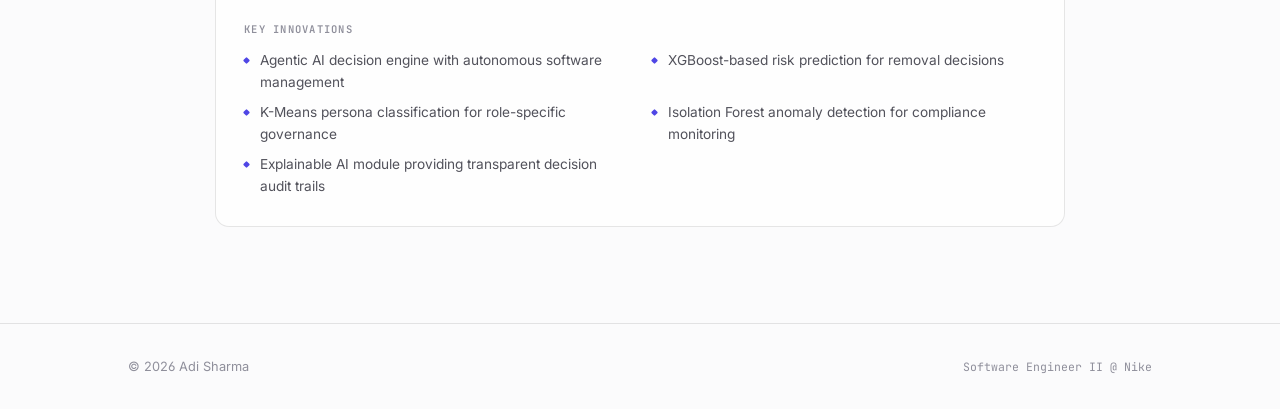
<file: patents.html>
<!DOCTYPE html>
<html lang="en">

<head>
  <meta charset="UTF-8" />
  <meta name="viewport" content="width=device-width, initial-scale=1.0" />
  <meta name="description" content="Four IPR filings at Dell Technologies spanning on-device AI and agentic governance." />
  <meta name="author" content="Adi Sharma" />
  <meta name="theme-color" content="#fbfbfc" media="(prefers-color-scheme: light)" />
  <meta name="theme-color" content="#08080b" media="(prefers-color-scheme: dark)" />
  <meta property="og:title" content="IPR | Adi Sharma" />
  <meta property="og:description" content="Four IPR filings at Dell Technologies spanning on-device AI and agentic governance." />
  <meta property="og:type" content="website" />
  <title>IPR | Adi Sharma</title>
  <link rel="icon" href="data:image/svg+xml,<svg xmlns='http://www.w3.org/2000/svg' viewBox='0 0 32 32'><rect width='32' height='32' rx='7' fill='%234f46e5'/><text x='16' y='22.5' font-family='ui-monospace,monospace' font-size='16' font-weight='700' fill='white' text-anchor='middle'>A</text></svg>" />
  <link rel="preconnect" href="https://fonts.googleapis.com" />
  <link rel="preconnect" href="https://fonts.gstatic.com" crossorigin />
  <link href="https://fonts.googleapis.com/css2?family=Inter:wght@400;450;500;550;600;650;700&family=Space+Grotesk:wght@500;600;700&family=JetBrains+Mono:wght@400;500;600&display=swap" rel="stylesheet" />
  <link rel="stylesheet" href="assets/css/style.css" />
  <script>
    (function () {
      try {
        var t = localStorage.getItem('theme') ||
          (window.matchMedia('(prefers-color-scheme: dark)').matches ? 'dark' : 'light');
        document.documentElement.setAttribute('data-theme', t);
      } catch (e) {}
    })();
  </script>
</head>

<body data-page="patents">
  <div class="backdrop" aria-hidden="true"></div>

  <nav class="nav" id="nav" aria-label="Main navigation"></nav>
  <div class="mobile-nav" id="mobile-nav"></div>
  <div class="mobile-backdrop" id="mobile-backdrop"></div>

  <main class="page-wrap" id="page-content"></main>
  <footer class="footer" id="footer"></footer>

  <div class="toast" id="toast" role="status" aria-live="polite"></div>

  <script src="assets/js/data.js"></script>
  <script src="assets/js/main.js"></script>
</body>

</html>
</file>
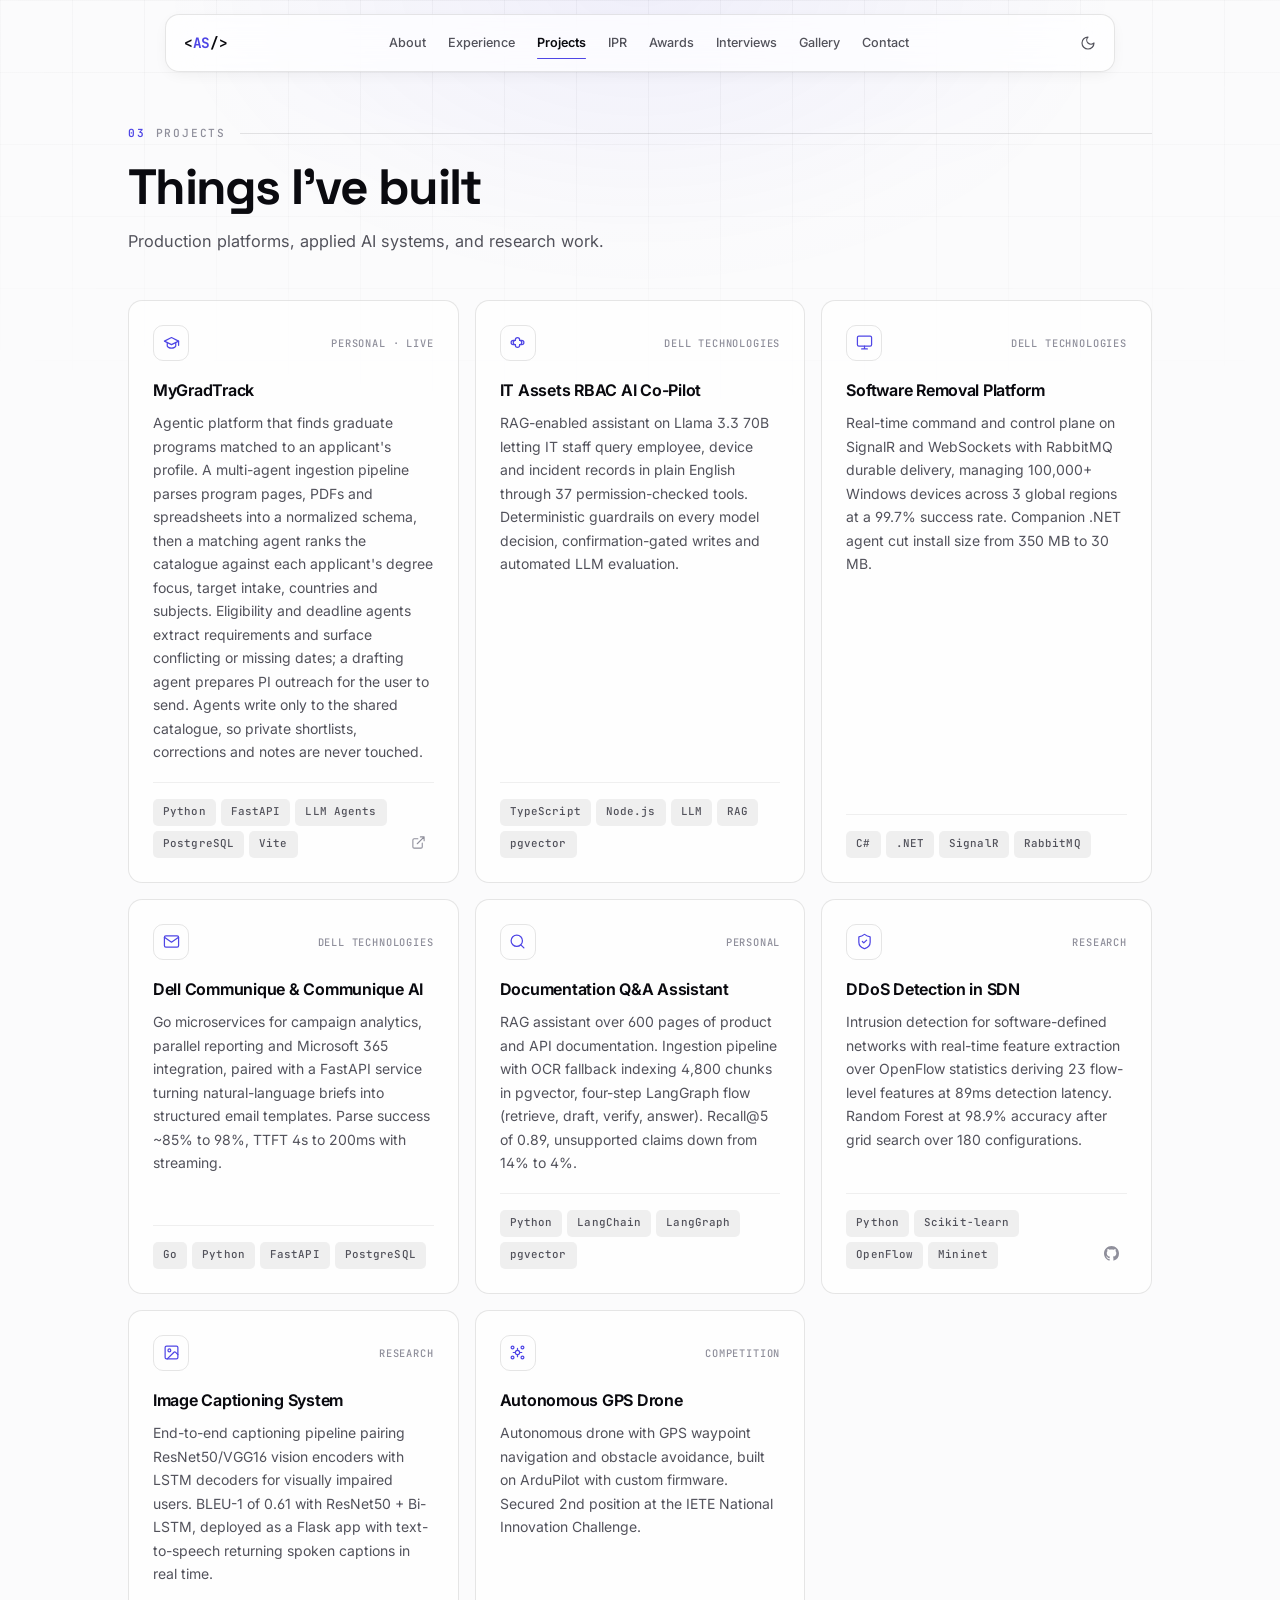
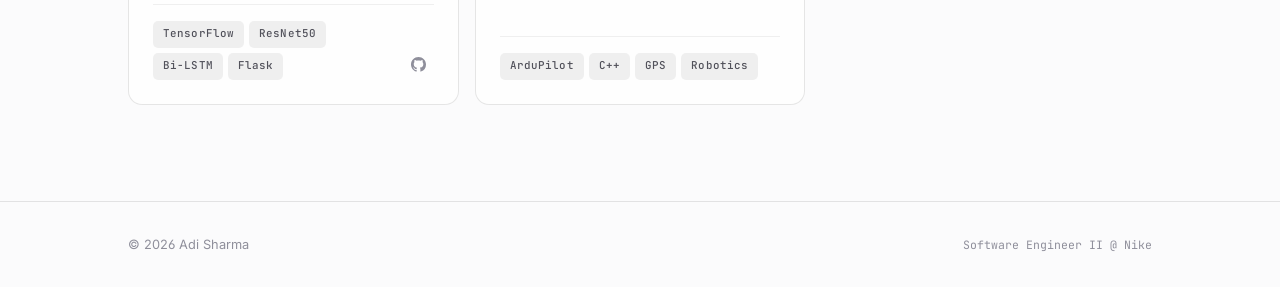
<file: projects.html>
<!DOCTYPE html>
<html lang="en">

<head>
  <meta charset="UTF-8" />
  <meta name="viewport" content="width=device-width, initial-scale=1.0" />
  <meta name="description" content="Production platforms, applied AI systems and research work by Adi Sharma." />
  <meta name="author" content="Adi Sharma" />
  <meta name="theme-color" content="#fbfbfc" media="(prefers-color-scheme: light)" />
  <meta name="theme-color" content="#08080b" media="(prefers-color-scheme: dark)" />
  <meta property="og:title" content="Projects | Adi Sharma" />
  <meta property="og:description" content="Production platforms, applied AI systems and research work by Adi Sharma." />
  <meta property="og:type" content="website" />
  <title>Projects | Adi Sharma</title>
  <link rel="icon" href="data:image/svg+xml,<svg xmlns='http://www.w3.org/2000/svg' viewBox='0 0 32 32'><rect width='32' height='32' rx='7' fill='%234f46e5'/><text x='16' y='22.5' font-family='ui-monospace,monospace' font-size='16' font-weight='700' fill='white' text-anchor='middle'>A</text></svg>" />
  <link rel="preconnect" href="https://fonts.googleapis.com" />
  <link rel="preconnect" href="https://fonts.gstatic.com" crossorigin />
  <link href="https://fonts.googleapis.com/css2?family=Inter:wght@400;450;500;550;600;650;700&family=Space+Grotesk:wght@500;600;700&family=JetBrains+Mono:wght@400;500;600&display=swap" rel="stylesheet" />
  <link rel="stylesheet" href="assets/css/style.css" />
  <script>
    (function () {
      try {
        var t = localStorage.getItem('theme') ||
          (window.matchMedia('(prefers-color-scheme: dark)').matches ? 'dark' : 'light');
        document.documentElement.setAttribute('data-theme', t);
      } catch (e) {}
    })();
  </script>
</head>

<body data-page="projects">
  <div class="backdrop" aria-hidden="true"></div>

  <nav class="nav" id="nav" aria-label="Main navigation"></nav>
  <div class="mobile-nav" id="mobile-nav"></div>
  <div class="mobile-backdrop" id="mobile-backdrop"></div>

  <main class="page-wrap" id="page-content"></main>
  <footer class="footer" id="footer"></footer>

  <div class="toast" id="toast" role="status" aria-live="polite"></div>

  <script src="assets/js/data.js"></script>
  <script src="assets/js/main.js"></script>
</body>

</html>
</file>
<file: assets/css/style.css>
/* ============================================
   Adi Sharma - Portfolio
   ============================================ */

:root {
  --bg: #fbfbfc;
  --surface: #ffffff;
  --glass: rgba(255, 255, 255, 0.7);
  --glass-hi: rgba(255, 255, 255, 0.85);
  --text: #0a0a0f;
  --text-2: #52525b;
  --text-3: #8f8f9b;
  --line: rgba(10, 10, 15, 0.1);
  --line-soft: rgba(10, 10, 15, 0.06);
  --grid: rgba(10, 10, 15, 0.035);
  --accent: #4f46e5;
  --accent-2: #4338ca;
  --accent-soft: rgba(79, 70, 229, 0.08);
  --accent-line: rgba(79, 70, 229, 0.22);
  --live: #16a34a;
  --shadow-1: 0 1px 2px rgba(10, 10, 15, 0.04);
  --shadow-2: 0 4px 16px -4px rgba(10, 10, 15, 0.07);
  --shadow-3: 0 16px 40px -12px rgba(10, 10, 15, 0.13);

  --sans: 'Inter', -apple-system, BlinkMacSystemFont, 'Segoe UI', sans-serif;
  --display: 'Space Grotesk', var(--sans);
  --mono: 'JetBrains Mono', ui-monospace, 'SF Mono', monospace;

  --r-xs: 6px;
  --r-sm: 10px;
  --r-md: 14px;
  --r-lg: 18px;
  --nav-h: 58px;
  --maxw: 1080px;
  --ease: cubic-bezier(0.22, 1, 0.36, 1);
  --t: 220ms var(--ease);
}

[data-theme="dark"] .xp-current-badge { background: rgba(74, 222, 128, 0.12); }
[data-theme="dark"] .xp-role.is-current::before { box-shadow: 0 0 0 3.5px rgba(74, 222, 128, 0.18); }

[data-theme="dark"] {
  --bg: #08080b;
  --surface: #101015;
  --glass: rgba(255, 255, 255, 0.04);
  --glass-hi: rgba(255, 255, 255, 0.07);
  --text: #f4f4f6;
  --text-2: #a1a1ad;
  --text-3: #6e6e7c;
  --line: rgba(255, 255, 255, 0.1);
  --line-soft: rgba(255, 255, 255, 0.06);
  --grid: rgba(255, 255, 255, 0.035);
  --accent: #8b8bf7;
  --accent-2: #a5a5fa;
  --accent-soft: rgba(139, 139, 247, 0.1);
  --accent-line: rgba(139, 139, 247, 0.28);
  --live: #4ade80;
  --shadow-1: 0 1px 2px rgba(0, 0, 0, 0.3);
  --shadow-2: 0 4px 16px -4px rgba(0, 0, 0, 0.45);
  --shadow-3: 0 16px 40px -12px rgba(0, 0, 0, 0.6);
}

*, *::before, *::after { margin: 0; padding: 0; box-sizing: border-box; }

html {
  font-size: 16px;
  scroll-behavior: smooth;
  -webkit-text-size-adjust: 100%;
}

body {
  font-family: var(--sans);
  background: var(--bg);
  color: var(--text);
  line-height: 1.65;
  -webkit-font-smoothing: antialiased;
  -moz-osx-font-smoothing: grayscale;
  font-feature-settings: 'cv02', 'cv03', 'cv04', 'ss01';
  overflow-x: hidden;
  min-height: 100vh;
  transition: background 400ms var(--ease), color 300ms var(--ease);
}

a { color: inherit; text-decoration: none; }
img { display: block; max-width: 100%; }
button { font: inherit; }

::selection { background: var(--accent); color: #fff; }

:focus-visible {
  outline: 2px solid var(--accent);
  outline-offset: 3px;
  border-radius: 4px;
}

.container { max-width: var(--maxw); margin: 0 auto; padding: 0 28px; }

/* ── BACKDROP ───────────────────────────── */

.backdrop {
  position: fixed;
  inset: 0;
  z-index: 0;
  pointer-events: none;
  background-image:
    linear-gradient(to right, var(--grid) 1px, transparent 1px),
    linear-gradient(to bottom, var(--grid) 1px, transparent 1px);
  background-size: 72px 72px;
  -webkit-mask-image: radial-gradient(ellipse 95% 55% at 50% 0%, #000 25%, transparent 92%);
  mask-image: radial-gradient(ellipse 95% 55% at 50% 0%, #000 25%, transparent 92%);
}

.backdrop::after {
  content: '';
  position: absolute;
  top: -340px;
  left: 50%;
  transform: translateX(-50%);
  width: 1000px;
  height: 640px;
  background: radial-gradient(ellipse at center, var(--accent-soft) 0%, transparent 68%);
  opacity: 0.85;
}

/* ── TYPOGRAPHY ─────────────────────────── */

.eyebrow {
  display: flex;
  align-items: center;
  gap: 10px;
  font-family: var(--mono);
  font-size: 0.7rem;
  font-weight: 500;
  letter-spacing: 0.16em;
  text-transform: uppercase;
  color: var(--text-3);
  margin-bottom: 18px;
}

.eyebrow-num {
  color: var(--accent);
  font-weight: 600;
}

.eyebrow::after {
  content: '';
  flex: 1;
  height: 1px;
  background: var(--line);
  margin-left: 4px;
}

.page-title {
  font-family: var(--display);
  font-size: clamp(2rem, 4.4vw, 3.1rem);
  font-weight: 700;
  letter-spacing: -0.035em;
  line-height: 1.08;
  color: var(--text);
}

.page-subtitle {
  font-size: 1.02rem;
  color: var(--text-2);
  margin-top: 14px;
  max-width: 58ch;
  line-height: 1.7;
}

.mono { font-family: var(--mono); }

/* ── NAV ────────────────────────────────── */

.nav {
  position: fixed;
  top: 14px;
  left: 50%;
  transform: translateX(-50%);
  width: calc(100% - 32px);
  max-width: 950px;
  height: var(--nav-h);
  background: var(--glass);
  backdrop-filter: blur(16px) saturate(180%);
  -webkit-backdrop-filter: blur(16px) saturate(180%);
  border: 1px solid var(--line);
  border-radius: var(--r-md);
  z-index: 100;
  padding: 0 8px 0 18px;
  display: flex;
  align-items: center;
  justify-content: space-between;
  box-shadow: var(--shadow-2);
}

.nav-logo {
  font-family: var(--mono);
  font-size: 0.9rem;
  font-weight: 700;
  letter-spacing: -0.02em;
  color: var(--text);
  flex-shrink: 0;
  transition: color var(--t);
}

.nav-logo span { color: var(--accent); }
.nav-logo:hover { color: var(--accent); }

.nav-links {
  display: flex;
  align-items: center;
  gap: 2px;
  list-style: none;
}

.nav-links a {
  display: block;
  font-size: 0.79rem;
  font-weight: 500;
  color: var(--text-2);
  padding: 7px 10px;
  border-radius: var(--r-xs);
  transition: color var(--t), background var(--t);
  position: relative;
  white-space: nowrap;
}

.nav-links a:hover { color: var(--text); background: var(--line-soft); }

.nav-links a.active {
  color: var(--text);
  font-weight: 600;
}

.nav-links a.active::after {
  content: '';
  position: absolute;
  bottom: 1px;
  left: 10px;
  right: 10px;
  height: 1.5px;
  background: var(--accent);
  border-radius: 2px;
}

.nav-right { display: flex; align-items: center; gap: 4px; flex-shrink: 0; }

.theme-toggle,
.hamburger {
  width: 36px;
  height: 36px;
  display: flex;
  align-items: center;
  justify-content: center;
  background: transparent;
  border: 1px solid transparent;
  border-radius: var(--r-xs);
  cursor: pointer;
  color: var(--text-2);
  transition: all var(--t);
}

.theme-toggle:hover,
.hamburger:hover { background: var(--line-soft); color: var(--text); }

.theme-toggle svg { width: 16px; height: 16px; }

.hamburger { display: none; flex-direction: column; gap: 4.5px; }

.hamburger span {
  display: block;
  width: 16px;
  height: 1.5px;
  background: currentColor;
  border-radius: 2px;
  transition: transform var(--t), opacity var(--t);
}

.hamburger.active span:nth-child(1) { transform: translateY(6px) rotate(45deg); }
.hamburger.active span:nth-child(2) { opacity: 0; }
.hamburger.active span:nth-child(3) { transform: translateY(-6px) rotate(-45deg); }

/* ── MOBILE NAV ─────────────────────────── */

.mobile-nav {
  display: none;
  position: fixed;
  top: calc(var(--nav-h) + 24px);
  left: 50%;
  transform: translateX(-50%);
  width: calc(100% - 32px);
  max-width: 420px;
  z-index: 99;
  flex-direction: column;
  padding: 8px;
  gap: 1px;
  background: var(--glass-hi);
  backdrop-filter: blur(20px) saturate(180%);
  -webkit-backdrop-filter: blur(20px) saturate(180%);
  border: 1px solid var(--line);
  border-radius: var(--r-md);
  box-shadow: var(--shadow-3);
}

.mobile-nav.active { display: flex; animation: dropIn 240ms var(--ease); }

@keyframes dropIn {
  from { opacity: 0; transform: translateX(-50%) translateY(-8px); }
  to { opacity: 1; transform: translateX(-50%) translateY(0); }
}

.mobile-nav a {
  font-size: 0.92rem;
  font-weight: 500;
  color: var(--text-2);
  padding: 12px 16px;
  border-radius: var(--r-xs);
  transition: all var(--t);
}

.mobile-nav a:hover { background: var(--line-soft); color: var(--text); }
.mobile-nav a.active { color: var(--accent); background: var(--accent-soft); font-weight: 600; }

.mobile-backdrop {
  display: none;
  position: fixed;
  inset: 0;
  background: rgba(0, 0, 0, 0.2);
  backdrop-filter: blur(2px);
  z-index: 98;
}

.mobile-backdrop.active { display: block; }

/* ── PAGE SHELL ─────────────────────────── */

.page-wrap {
  position: relative;
  z-index: 1;
  min-height: 100vh;
  display: flex;
  flex-direction: column;
}

.page-header { padding: 124px 0 44px; }

.page-enter { animation: fadeUp 500ms var(--ease) both; }

@keyframes fadeUp {
  from { opacity: 0; transform: translateY(12px); }
  to { opacity: 1; transform: translateY(0); }
}

.section-pad { padding-bottom: 96px; }

/* ── HERO ───────────────────────────────── */

.hero {
  min-height: 100vh;
  display: flex;
  align-items: center;
  padding: 112px 0 48px;
}

.hero-grid {
  display: grid;
  grid-template-columns: 1.35fr 0.65fr;
  gap: 64px;
  align-items: center;
  width: 100%;
}

.hero-text { min-width: 0; }

.hero-greeting {
  font-family: var(--mono);
  font-size: 0.78rem;
  font-weight: 500;
  letter-spacing: 0.1em;
  color: var(--text-3);
  margin-bottom: 14px;
}

.hero-name {
  font-family: var(--display);
  font-size: clamp(2.9rem, 7.5vw, 4.9rem);
  font-weight: 700;
  line-height: 0.98;
  letter-spacing: -0.045em;
  color: var(--text);
  margin-bottom: 22px;
}

/* Title: current role @ company + previous */
.hero-title {
  display: flex;
  align-items: center;
  flex-wrap: wrap;
  gap: 10px 14px;
  padding: 12px 0 14px;
  border-top: 1px solid var(--line);
  border-bottom: 1px solid var(--line);
  margin-bottom: 24px;
}

.hero-title-current {
  display: inline-flex;
  align-items: center;
  gap: 9px;
  font-size: 1.02rem;
  font-weight: 600;
  letter-spacing: -0.012em;
  color: var(--text);
}

.live-dot {
  position: relative;
  width: 7px;
  height: 7px;
  border-radius: 50%;
  background: var(--live);
  flex-shrink: 0;
}

.live-dot::after {
  content: '';
  position: absolute;
  inset: -4px;
  border-radius: 50%;
  border: 1.5px solid var(--live);
  opacity: 0;
  animation: ping 2.4s var(--ease) infinite;
}

@keyframes ping {
  0% { transform: scale(0.6); opacity: 0.7; }
  70%, 100% { transform: scale(1.5); opacity: 0; }
}

.hero-title-divider {
  width: 1px;
  height: 14px;
  background: var(--line);
}

.hero-title-past {
  display: inline-flex;
  align-items: center;
  gap: 8px;
  font-size: 0.9rem;
  font-weight: 500;
  color: var(--text-3);
  letter-spacing: -0.005em;
}

.hero-tagline {
  font-size: 1.03rem;
  line-height: 1.72;
  color: var(--text-2);
  max-width: 54ch;
  margin-bottom: 32px;
}

.hero-ctas { display: flex; gap: 10px; flex-wrap: wrap; }

/* Portrait */
.hero-visual { display: flex; justify-content: center; }

.hero-headshot-wrap {
  position: relative;
  width: 100%;
  max-width: 260px;
  aspect-ratio: 4 / 5;
  border-radius: var(--r-lg);
  overflow: hidden;
  border: 1px solid var(--line);
  background: var(--surface);
  box-shadow: var(--shadow-3);
}

.hero-headshot {
  width: 100%;
  height: 100%;
  object-fit: cover;
}

.hero-headshot-placeholder {
  width: 100%;
  height: 100%;
  display: flex;
  align-items: center;
  justify-content: center;
  text-align: center;
  font-family: var(--mono);
  font-size: 0.72rem;
  line-height: 1.7;
  color: var(--text-3);
  padding: 20px;
  background:
    linear-gradient(to right, var(--grid) 1px, transparent 1px) 0 0 / 20px 20px,
    linear-gradient(to bottom, var(--grid) 1px, transparent 1px) 0 0 / 20px 20px;
}

/* ── BUTTONS ────────────────────────────── */

.btn {
  display: inline-flex;
  align-items: center;
  justify-content: center;
  gap: 7px;
  padding: 11px 20px;
  font-size: 0.86rem;
  font-weight: 550;
  letter-spacing: -0.005em;
  border-radius: var(--r-sm);
  border: 1px solid transparent;
  cursor: pointer;
  transition: all var(--t);
  white-space: nowrap;
}

.btn svg { width: 15px; height: 15px; transition: transform var(--t); }

.btn-primary {
  background: var(--text);
  color: var(--bg);
  box-shadow: var(--shadow-1);
}

.btn-primary:hover { transform: translateY(-1px); box-shadow: var(--shadow-2); }
.btn-primary:hover svg { transform: translateX(2px); }
.btn-primary:active { transform: translateY(0); }

.btn-glass {
  background: var(--glass);
  backdrop-filter: blur(10px);
  -webkit-backdrop-filter: blur(10px);
  color: var(--text);
  border-color: var(--line);
}

.btn-glass:hover { border-color: var(--text-3); transform: translateY(-1px); }

/* ── CARD / TAG PRIMITIVES ──────────────── */

.card {
  background: var(--glass);
  backdrop-filter: blur(12px) saturate(140%);
  -webkit-backdrop-filter: blur(12px) saturate(140%);
  border: 1px solid var(--line);
  border-radius: var(--r-md);
  transition: border-color var(--t), transform var(--t), box-shadow var(--t);
}

.card-hover:hover {
  border-color: var(--accent-line);
  transform: translateY(-2px);
  box-shadow: var(--shadow-2);
}

.tag {
  display: inline-block;
  font-family: var(--mono);
  font-size: 0.68rem;
  font-weight: 500;
  letter-spacing: 0.01em;
  padding: 3.5px 9px;
  color: var(--text-2);
  background: var(--line-soft);
  border: 1px solid transparent;
  border-radius: 5px;
  transition: all var(--t);
}

.tag-accent {
  color: var(--accent);
  background: var(--accent-soft);
}

/* ── ABOUT ──────────────────────────────── */

.about-layout {
  display: grid;
  grid-template-columns: 1fr 1fr;
  gap: 56px;
  align-items: start;
}

.about-bio p {
  color: var(--text-2);
  font-size: 0.975rem;
  line-height: 1.78;
  margin-bottom: 18px;
}

.about-bio p:first-child {
  font-size: 1.06rem;
  color: var(--text);
  line-height: 1.7;
}

.about-bio .btn { margin-top: 10px; }

.skills-stack { display: flex; flex-direction: column; gap: 1px; }

.skill-row {
  padding: 18px 0;
  border-top: 1px solid var(--line-soft);
}

.skill-row:first-child { border-top: 1px solid var(--line); }

.skill-head {
  display: flex;
  align-items: center;
  gap: 9px;
  margin-bottom: 11px;
}

.skill-head svg { width: 14px; height: 14px; color: var(--accent); flex-shrink: 0; }

.skill-head h4 {
  font-family: var(--mono);
  font-size: 0.7rem;
  font-weight: 600;
  letter-spacing: 0.1em;
  text-transform: uppercase;
  color: var(--text-2);
}

.skill-tags { display: flex; flex-wrap: wrap; gap: 6px; }

.skill-tag {
  font-size: 0.8rem;
  font-weight: 450;
  padding: 4px 10px;
  color: var(--text-2);
  background: transparent;
  border: 1px solid var(--line);
  border-radius: 20px;
  transition: all var(--t);
}

.skill-tag:hover { color: var(--text); border-color: var(--text-3); }

.leadership-section {
  margin-top: 64px;
  padding-top: 40px;
  border-top: 1px solid var(--line);
}

.leadership-head {
  font-family: var(--mono);
  font-size: 0.7rem;
  font-weight: 600;
  letter-spacing: 0.14em;
  text-transform: uppercase;
  color: var(--text-3);
  margin-bottom: 20px;
}

.leadership-grid {
  display: grid;
  grid-template-columns: repeat(auto-fill, minmax(260px, 1fr));
  gap: 0;
}

.leadership-item {
  padding: 14px 16px 14px 0;
  border-top: 1px solid var(--line-soft);
  display: flex;
  justify-content: space-between;
  align-items: baseline;
  gap: 12px;
}

.leadership-item strong {
  font-size: 0.875rem;
  font-weight: 550;
  color: var(--text);
}

.leadership-item span {
  font-family: var(--mono);
  font-size: 0.7rem;
  color: var(--text-3);
  white-space: nowrap;
}

.leadership-org {
  display: block;
  font-size: 0.8rem;
  font-weight: 400;
  color: var(--text-3);
  margin-top: 1px;
}

/* ── EDUCATION ──────────────────────────── */

.edu-section {
  margin-top: 64px;
  padding-top: 40px;
  border-top: 1px solid var(--line);
}

.edu-list { display: flex; flex-direction: column; gap: 38px; }

.edu-head {
  display: flex;
  align-items: flex-start;
  gap: 13px;
  padding-bottom: 16px;
  border-bottom: 1px solid var(--line-soft);
  margin-bottom: 18px;
}

.edu-id { flex: 1; min-width: 0; }

.edu-institute {
  font-family: var(--display);
  font-size: 1.08rem;
  font-weight: 650;
  letter-spacing: -0.02em;
  color: var(--text);
}

.edu-degree {
  font-size: 0.875rem;
  font-weight: 500;
  color: var(--text-2);
  margin-top: 3px;
}

.edu-sub {
  font-family: var(--mono);
  font-size: 0.71rem;
  color: var(--text-3);
  margin-top: 5px;
}

.edu-meta {
  display: flex;
  flex-direction: column;
  align-items: flex-end;
  gap: 5px;
  flex-shrink: 0;
}

.edu-period {
  font-family: var(--mono);
  font-size: 0.74rem;
  color: var(--text-3);
  white-space: nowrap;
}

.edu-grade {
  font-family: var(--mono);
  font-size: 0.66rem;
  font-weight: 600;
  letter-spacing: 0.05em;
  padding: 3px 8px;
  color: var(--accent);
  background: var(--accent-soft);
  border-radius: 20px;
  white-space: nowrap;
}

.edu-group + .edu-group { margin-top: 18px; }

.edu-group-label {
  display: block;
  font-family: var(--mono);
  font-size: 0.68rem;
  font-weight: 600;
  letter-spacing: 0.1em;
  text-transform: uppercase;
  color: var(--text-3);
  margin-bottom: 10px;
}

.edu-activities {
  list-style: none;
  display: flex;
  flex-direction: column;
  gap: 7px;
}

.edu-activities li {
  position: relative;
  padding-left: 16px;
  font-size: 0.875rem;
  line-height: 1.6;
  color: var(--text-2);
}

.edu-activities li::before {
  content: '';
  position: absolute;
  left: 2px;
  top: 0.62em;
  width: 4px;
  height: 4px;
  border-radius: 50%;
  background: var(--text-3);
}

/* ── EXPERIENCE ─────────────────────────── */

.xp { display: flex; flex-direction: column; gap: 52px; }

/* Company logo tiles */
.logo-tile {
  display: inline-grid;
  place-items: center;
  flex-shrink: 0;
  width: 44px;
  height: 44px;
  padding: 5px;
  border-radius: 10px;
  /* White stays white in both themes: the Nike swoosh is solid black and
     would disappear on a dark tile. This is what LinkedIn does too. */
  background: #ffffff;
  border: 1px solid var(--line);
  overflow: hidden;
}

.logo-tile img {
  display: block;
  width: 100%;
  height: 100%;
  object-fit: contain;
}

.logo-tile.is-fallback {
  padding: 0;
  font-family: var(--display);
  font-weight: 700;
  font-size: 1rem;
  line-height: 1;
  color: var(--text-2);
  background: var(--surface);
}

.logo-tile--sm { width: 22px; height: 22px; padding: 3px; border-radius: 6px; }
.logo-tile--sm.is-fallback { font-size: 0.66rem; }

.logo-tile--lg { width: 48px; height: 48px; padding: 6px; border-radius: 11px; }
.logo-tile--lg.is-fallback { font-size: 1.12rem; }

[data-theme="dark"] .logo-tile {
  background: #f2f2f4;
  border-color: rgba(255, 255, 255, 0.14);
}

[data-theme="dark"] .logo-tile.is-fallback {
  background: var(--surface);
  border-color: var(--line);
}

.xp-company { position: relative; }

.xp-company-id {
  display: flex;
  align-items: center;
  gap: 13px;
  min-width: 0;
}

.xp-company-head {
  display: flex;
  justify-content: space-between;
  align-items: center;
  flex-wrap: wrap;
  gap: 6px 16px;
  padding-bottom: 14px;
  border-bottom: 1px solid var(--line);
  margin-bottom: 8px;
}

.xp-company-name {
  display: flex;
  align-items: center;
  gap: 10px;
}

.xp-company-name h2 {
  font-family: var(--display);
  font-size: 1.3rem;
  font-weight: 700;
  letter-spacing: -0.025em;
  color: var(--text);
}

.xp-current-badge {
  display: inline-flex;
  align-items: center;
  gap: 6px;
  font-family: var(--mono);
  font-size: 0.64rem;
  font-weight: 600;
  letter-spacing: 0.08em;
  text-transform: uppercase;
  padding: 3px 9px 3px 7px;
  color: var(--live);
  background: rgba(22, 163, 74, 0.1);
  background: color-mix(in srgb, var(--live) 11%, transparent);
  border-radius: 20px;
}

.xp-company-meta {
  font-family: var(--mono);
  font-size: 0.74rem;
  color: var(--text-3);
}

.xp-roles {
  display: flex;
  flex-direction: column;
  padding-left: 20px;
  border-left: 1px solid var(--line);
  margin-left: 3px;
}

.xp-role {
  position: relative;
  padding: 26px 0;
  border-bottom: 1px solid var(--line-soft);
}

.xp-role:last-child { border-bottom: none; padding-bottom: 6px; }

.xp-role::before {
  content: '';
  position: absolute;
  left: -24.5px;
  top: 33px;
  width: 8px;
  height: 8px;
  border-radius: 50%;
  background: var(--bg);
  border: 1.5px solid var(--text-3);
  transition: all var(--t);
}

.xp-role.is-current::before {
  background: var(--live);
  border-color: var(--live);
  box-shadow: 0 0 0 3.5px rgba(22, 163, 74, 0.16);
  box-shadow: 0 0 0 3.5px color-mix(in srgb, var(--live) 16%, transparent);
}

.xp-role-head {
  display: flex;
  justify-content: space-between;
  align-items: baseline;
  flex-wrap: wrap;
  gap: 4px 16px;
  margin-bottom: 4px;
}

.xp-role-head h3 {
  font-size: 1.04rem;
  font-weight: 650;
  letter-spacing: -0.016em;
  color: var(--text);
}

.xp-period {
  font-family: var(--mono);
  font-size: 0.72rem;
  color: var(--text-3);
  white-space: nowrap;
}

.xp-meta {
  font-size: 0.78rem;
  color: var(--text-3);
  margin-bottom: 12px;
}

.xp-summary {
  font-size: 0.925rem;
  color: var(--text-2);
  line-height: 1.7;
  margin-bottom: 14px;
  max-width: 68ch;
}

.xp-list { list-style: none; display: flex; flex-direction: column; gap: 9px; }

.xp-list li {
  position: relative;
  padding-left: 18px;
  font-size: 0.895rem;
  line-height: 1.68;
  color: var(--text-2);
  max-width: 72ch;
}

.xp-list li::before {
  content: '';
  position: absolute;
  left: 2px;
  top: 10px;
  width: 4px;
  height: 4px;
  border-radius: 50%;
  background: var(--text-3);
}

.xp-tags { display: flex; flex-wrap: wrap; gap: 6px; margin-top: 16px; }

/* ── PROJECTS ───────────────────────────── */

.projects-grid {
  display: grid;
  grid-template-columns: repeat(auto-fill, minmax(320px, 1fr));
  gap: 16px;
}

.project-card {
  display: flex;
  flex-direction: column;
  padding: 24px;
  position: relative;
  overflow: hidden;
}

.project-top {
  display: flex;
  align-items: flex-start;
  justify-content: space-between;
  gap: 14px;
  margin-bottom: 16px;
}

.project-icon {
  width: 36px;
  height: 36px;
  display: flex;
  align-items: center;
  justify-content: center;
  border: 1px solid var(--line);
  border-radius: var(--r-sm);
  color: var(--accent);
  flex-shrink: 0;
  transition: all var(--t);
}

.project-icon svg { width: 17px; height: 17px; }

.project-card:hover .project-icon {
  border-color: var(--accent-line);
  background: var(--accent-soft);
}

.project-org {
  font-family: var(--mono);
  font-size: 0.65rem;
  font-weight: 500;
  letter-spacing: 0.08em;
  text-transform: uppercase;
  color: var(--text-3);
  padding-top: 10px;
}

.project-title {
  font-size: 1rem;
  font-weight: 650;
  letter-spacing: -0.016em;
  margin-bottom: 8px;
  color: var(--text);
}

.project-desc {
  font-size: 0.875rem;
  line-height: 1.68;
  color: var(--text-2);
  margin-bottom: 18px;
  flex: 1;
}

.project-footer {
  display: flex;
  justify-content: space-between;
  align-items: flex-end;
  gap: 12px;
  padding-top: 16px;
  border-top: 1px solid var(--line-soft);
}

.project-tags { display: flex; flex-wrap: wrap; gap: 5px; }

.project-links { display: flex; gap: 6px; flex-shrink: 0; }

.project-links a {
  width: 30px;
  height: 30px;
  display: flex;
  align-items: center;
  justify-content: center;
  border-radius: var(--r-xs);
  color: var(--text-3);
  transition: all var(--t);
}

.project-links a:hover { color: var(--text); background: var(--line-soft); }
.project-links svg { width: 15px; height: 15px; }

/* ── PATENTS ────────────────────────────── */

.patents-list { display: flex; flex-direction: column; gap: 14px; }

.patent-card { padding: 28px; position: relative; }

.patent-top {
  display: flex;
  align-items: center;
  gap: 10px;
  margin-bottom: 14px;
  flex-wrap: wrap;
}

.patent-badge {
  display: inline-flex;
  align-items: center;
  gap: 6px;
  font-family: var(--mono);
  font-size: 0.64rem;
  font-weight: 600;
  letter-spacing: 0.08em;
  text-transform: uppercase;
  padding: 4px 10px;
  color: var(--accent);
  background: var(--accent-soft);
  border-radius: 20px;
}

.patent-year {
  font-family: var(--mono);
  font-size: 0.7rem;
  color: var(--text-3);
}

.patent-title {
  font-size: 1.06rem;
  font-weight: 650;
  letter-spacing: -0.018em;
  line-height: 1.45;
  margin-bottom: 6px;
  color: var(--text);
  max-width: 72ch;
}

.patent-meta {
  font-family: var(--mono);
  font-size: 0.71rem;
  color: var(--text-3);
  margin-bottom: 14px;
}

.patent-desc {
  font-size: 0.9rem;
  line-height: 1.72;
  color: var(--text-2);
  margin-bottom: 20px;
  max-width: 76ch;
}

.patent-innovations h4 {
  font-family: var(--mono);
  font-size: 0.66rem;
  font-weight: 600;
  letter-spacing: 0.12em;
  text-transform: uppercase;
  color: var(--text-3);
  margin-bottom: 12px;
}

.patent-innovations ul {
  list-style: none;
  display: grid;
  grid-template-columns: repeat(auto-fit, minmax(260px, 1fr));
  gap: 8px 24px;
}

.patent-innovations li {
  position: relative;
  padding-left: 16px;
  font-size: 0.855rem;
  line-height: 1.6;
  color: var(--text-2);
}

.patent-innovations li::before {
  content: '';
  position: absolute;
  left: 0;
  top: 8px;
  width: 5px;
  height: 5px;
  background: var(--accent);
  border-radius: 1px;
  transform: rotate(45deg);
}

/* ── AWARDS ─────────────────────────────── */

.awards-list { display: flex; flex-direction: column; }

.award-row {
  display: flex;
  gap: 18px;
  padding: 22px 0;
  border-top: 1px solid var(--line-soft);
  transition: all var(--t);
}

.award-row:first-child { border-top: 1px solid var(--line); }

.award-icon {
  width: 38px;
  height: 38px;
  display: flex;
  align-items: center;
  justify-content: center;
  border: 1px solid var(--line);
  border-radius: var(--r-sm);
  color: var(--accent);
  flex-shrink: 0;
  transition: all var(--t);
}

.award-icon svg { width: 17px; height: 17px; }

.award-row:hover .award-icon {
  border-color: var(--accent-line);
  background: var(--accent-soft);
}

.award-body { flex: 1; min-width: 0; }

.award-head {
  display: flex;
  justify-content: space-between;
  align-items: baseline;
  gap: 16px;
  flex-wrap: wrap;
  margin-bottom: 3px;
}

.award-title {
  font-size: 0.95rem;
  font-weight: 600;
  letter-spacing: -0.014em;
  color: var(--text);
}

.award-year {
  font-family: var(--mono);
  font-size: 0.7rem;
  color: var(--text-3);
  white-space: nowrap;
}

.award-issuer {
  font-size: 0.78rem;
  color: var(--text-3);
  margin-bottom: 7px;
}

.award-desc {
  font-size: 0.875rem;
  line-height: 1.66;
  color: var(--text-2);
  max-width: 74ch;
}

/* ── INTERVIEWS ─────────────────────────── */

.iv-list { display: flex; flex-direction: column; gap: 16px; }

.iv-card { padding: 28px; }

.iv-head {
  display: flex;
  justify-content: space-between;
  align-items: flex-start;
  gap: 16px;
  flex-wrap: wrap;
  padding-bottom: 16px;
  border-bottom: 1px solid var(--line-soft);
  margin-bottom: 16px;
}

.iv-company {
  font-family: var(--display);
  font-size: 1.22rem;
  font-weight: 700;
  letter-spacing: -0.026em;
  color: var(--text);
}

.iv-role {
  font-size: 0.93rem;
  font-weight: 550;
  color: var(--text-2);
  margin-top: 2px;
}

.iv-meta {
  font-family: var(--mono);
  font-size: 0.72rem;
  color: var(--text-3);
  margin-top: 6px;
}

.iv-outcome {
  display: inline-flex;
  align-items: center;
  gap: 6px;
  font-family: var(--mono);
  font-size: 0.66rem;
  font-weight: 600;
  letter-spacing: 0.07em;
  text-transform: uppercase;
  padding: 5px 11px;
  border-radius: 20px;
  white-space: nowrap;
  flex-shrink: 0;
}

.iv-outcome--offer {
  color: var(--live);
  background: rgba(22, 163, 74, 0.1);
  background: color-mix(in srgb, var(--live) 11%, transparent);
}

.iv-outcome--miss {
  color: var(--text-3);
  background: var(--line-soft);
}

[data-theme="dark"] .iv-outcome--offer { background: rgba(74, 222, 128, 0.12); }

.iv-summary {
  font-size: 0.925rem;
  line-height: 1.72;
  color: var(--text-2);
  margin-bottom: 22px;
  max-width: 76ch;
}

.iv-rounds { list-style: none; display: flex; flex-direction: column; gap: 16px; }

.iv-round { display: flex; gap: 14px; }

.iv-round-num {
  font-family: var(--mono);
  font-size: 0.68rem;
  font-weight: 600;
  color: var(--accent);
  padding-top: 3px;
  flex-shrink: 0;
  width: 20px;
}

.iv-round-name {
  font-size: 0.9rem;
  font-weight: 600;
  letter-spacing: -0.012em;
  color: var(--text);
  margin-bottom: 3px;
}

.iv-round-detail {
  font-size: 0.875rem;
  line-height: 1.68;
  color: var(--text-2);
  max-width: 72ch;
}

.iv-note {
  font-size: 0.86rem;
  line-height: 1.65;
  color: var(--text-2);
  padding: 13px 16px;
  margin-top: 22px;
  border-left: 2px solid var(--accent);
  background: var(--accent-soft);
  border-radius: 0 var(--r-xs) var(--r-xs) 0;
}

.iv-link {
  display: inline-flex;
  align-items: center;
  gap: 7px;
  font-size: 0.84rem;
  font-weight: 550;
  color: var(--accent);
  margin-top: 22px;
  transition: gap var(--t);
}

.iv-link:hover { gap: 11px; }

/* ── GALLERY ────────────────────────────── */

.gallery-grid {
  display: grid;
  grid-template-columns: repeat(auto-fill, minmax(280px, 1fr));
  gap: 14px;
}

.gallery-item {
  position: relative;
  aspect-ratio: 4 / 3;
  border-radius: var(--r-md);
  overflow: hidden;
  border: 1px solid var(--line);
  cursor: pointer;
  background: var(--surface);
  transition: all var(--t);
}

.gallery-item:hover { border-color: var(--accent-line); transform: translateY(-2px); box-shadow: var(--shadow-2); }

.gallery-item img {
  width: 100%;
  height: 100%;
  object-fit: cover;
  transition: transform 500ms var(--ease);
}

.gallery-item:hover img { transform: scale(1.04); }

.gallery-caption {
  position: absolute;
  inset: auto 0 0 0;
  padding: 28px 16px 14px;
  font-size: 0.82rem;
  color: #fff;
  background: linear-gradient(transparent, rgba(0, 0, 0, 0.72));
  opacity: 0;
  transform: translateY(6px);
  transition: all var(--t);
}

.gallery-item:hover .gallery-caption { opacity: 1; transform: translateY(0); }

.gallery-placeholder {
  width: 100%;
  height: 100%;
  display: flex;
  align-items: center;
  justify-content: center;
  text-align: center;
  font-family: var(--mono);
  font-size: 0.72rem;
  line-height: 1.7;
  color: var(--text-3);
  background:
    linear-gradient(to right, var(--grid) 1px, transparent 1px) 0 0 / 20px 20px,
    linear-gradient(to bottom, var(--grid) 1px, transparent 1px) 0 0 / 20px 20px;
}

/* ── FILES ────────────────────── */

.files-bar {
  display: flex;
  align-items: center;
  justify-content: space-between;
  flex-wrap: wrap;
  gap: 14px 20px;
  margin-bottom: 14px;
}

.files-search {
  position: relative;
  display: flex;
  align-items: center;
  flex: 1 1 260px;
  max-width: 340px;
}

.files-search-icon {
  position: absolute;
  left: 12px;
  display: flex;
  color: var(--text-3);
  pointer-events: none;
}

.files-search input {
  width: 100%;
  font: inherit;
  font-size: 0.875rem;
  color: var(--text);
  padding: 10px 14px 10px 36px;
  background: var(--surface);
  border: 1px solid var(--line);
  border-radius: var(--r-sm);
  transition: border-color var(--t), box-shadow var(--t);
  -webkit-appearance: none;
  appearance: none;
}

.files-search input::placeholder { color: var(--text-3); }

.files-search input:focus {
  outline: none;
  border-color: var(--accent-line);
  box-shadow: 0 0 0 3px var(--accent-soft);
}

.files-search input:focus-visible { outline: none; }

/* The native clear button is drawn by the browser in its own colour and
   disappears entirely in dark mode, so the search resets by deletion. */
.files-search input::-webkit-search-decoration,
.files-search input::-webkit-search-cancel-button { -webkit-appearance: none; }

.files-chips { display: flex; flex-wrap: wrap; gap: 6px; }

.files-chip {
  font-family: var(--mono);
  font-size: 0.66rem;
  font-weight: 500;
  letter-spacing: 0.07em;
  padding: 6px 12px;
  color: var(--text-3);
  background: transparent;
  border: 1px solid var(--line);
  border-radius: 20px;
  cursor: pointer;
  transition: all var(--t);
}

.files-chip:hover { color: var(--text); border-color: var(--text-3); }

.files-chip.is-on {
  color: var(--accent);
  background: var(--accent-soft);
  border-color: var(--accent-line);
}

.files-count {
  font-family: var(--mono);
  font-size: 0.7rem;
  letter-spacing: 0.06em;
  text-transform: uppercase;
  color: var(--text-3);
  padding-bottom: 20px;
  border-bottom: 1px solid var(--line-soft);
  margin-bottom: 32px;
}

.files-list { display: flex; flex-direction: column; gap: 34px; }

.files-group[hidden] { display: none; }

.files-group-head {
  display: flex;
  align-items: center;
  gap: 14px;
  font-family: var(--mono);
  font-size: 0.7rem;
  font-weight: 500;
  letter-spacing: 0.1em;
  text-transform: uppercase;
  color: var(--text-3);
  margin-bottom: 14px;
}

/* The rule runs out from the label to the edge, so a month reads as a band
   across the list rather than as another heading in the stack. */
.files-group-head::after {
  content: '';
  flex: 1;
  height: 1px;
  background: var(--line-soft);
}

.files-rows { display: flex; flex-direction: column; gap: 10px; }

.file-row {
  display: flex;
  align-items: flex-start;
  gap: 16px;
  padding: 18px 20px;
}

.file-row[hidden] { display: none; }

.file-kind {
  display: grid;
  place-items: center;
  width: 38px;
  height: 38px;
  flex-shrink: 0;
  border-radius: var(--r-sm);
  border: 1px solid var(--line);
  color: var(--kind, var(--text-2));
  background: color-mix(in srgb, var(--kind, var(--text-3)) 9%, transparent);
  transition: all var(--t);
}

.file-row:hover .file-kind { border-color: color-mix(in srgb, var(--kind, var(--text-3)) 35%, transparent); }

.file-kind--red    { --kind: #dc2626; }
.file-kind--blue   { --kind: #2563eb; }
.file-kind--green  { --kind: #15803d; }
.file-kind--amber  { --kind: #c2410c; }
.file-kind--violet { --kind: #7c3aed; }
.file-kind--slate  { --kind: #64748b; }

[data-theme="dark"] .file-kind--red    { --kind: #f87171; }
[data-theme="dark"] .file-kind--blue   { --kind: #60a5fa; }
[data-theme="dark"] .file-kind--green  { --kind: #4ade80; }
[data-theme="dark"] .file-kind--amber  { --kind: #fb923c; }
[data-theme="dark"] .file-kind--violet { --kind: #a78bfa; }
[data-theme="dark"] .file-kind--slate  { --kind: #94a3b8; }

.file-main { flex: 1; min-width: 0; }

.file-title {
  font-size: 0.95rem;
  font-weight: 600;
  letter-spacing: -0.014em;
  line-height: 1.45;
  color: var(--text);
}

.file-title a { transition: color var(--t); }
.file-row:hover .file-title a { color: var(--accent); }

.file-desc {
  font-size: 0.865rem;
  line-height: 1.6;
  color: var(--text-2);
  margin-top: 4px;
  max-width: 68ch;
}

.file-meta {
  display: flex;
  flex-wrap: wrap;
  align-items: center;
  gap: 7px;
  font-family: var(--mono);
  font-size: 0.68rem;
  letter-spacing: 0.02em;
  color: var(--text-3);
  margin-top: 7px;
}

.file-dot { opacity: 0.55; }

.file-tags { display: flex; flex-wrap: wrap; gap: 5px; margin-top: 10px; }

.file-actions {
  display: flex;
  align-items: center;
  gap: 7px;
  flex-shrink: 0;
  padding-top: 2px;
}

.file-btn {
  display: inline-flex;
  align-items: center;
  gap: 6px;
  font-size: 0.79rem;
  font-weight: 550;
  padding: 7px 13px;
  color: var(--text-2);
  border: 1px solid var(--line);
  border-radius: var(--r-xs);
  white-space: nowrap;
  transition: all var(--t);
}

.file-btn:hover { color: var(--text); border-color: var(--text-3); background: var(--line-soft); }

.file-btn--solid {
  color: var(--bg);
  background: var(--text);
  border-color: var(--text);
}

.file-btn--solid:hover {
  color: var(--bg);
  background: var(--text);
  border-color: var(--text);
  transform: translateY(-1px);
  box-shadow: var(--shadow-2);
}

.files-empty {
  font-size: 0.9rem;
  color: var(--text-3);
  padding: 34px 0;
  text-align: center;
}

.files-empty[hidden] { display: none; }


/* ── CONTACT ────────────────────────────── */

.contact-layout {
  display: grid;
  grid-template-columns: 1.1fr 0.9fr;
  gap: 48px;
  align-items: start;
}

.contact-form { display: flex; flex-direction: column; gap: 16px; }

.form-group { display: flex; flex-direction: column; gap: 6px; }

.form-group label {
  font-family: var(--mono);
  font-size: 0.68rem;
  font-weight: 600;
  letter-spacing: 0.1em;
  text-transform: uppercase;
  color: var(--text-3);
}

.form-group input,
.form-group textarea {
  width: 100%;
  padding: 12px 14px;
  font-family: var(--sans);
  font-size: 0.9rem;
  color: var(--text);
  background: var(--glass);
  border: 1px solid var(--line);
  border-radius: var(--r-sm);
  outline: none;
  transition: all var(--t);
}

.form-group input::placeholder,
.form-group textarea::placeholder { color: var(--text-3); }

.form-group input:focus,
.form-group textarea:focus {
  border-color: var(--accent);
  box-shadow: 0 0 0 3px var(--accent-soft);
}

.form-group textarea { resize: vertical; min-height: 132px; line-height: 1.65; }

.contact-side { display: flex; flex-direction: column; }

.contact-row {
  display: flex;
  align-items: center;
  gap: 14px;
  padding: 16px 0;
  border-top: 1px solid var(--line-soft);
  transition: all var(--t);
}

.contact-row:first-child { border-top: 1px solid var(--line); }

.contact-icon {
  width: 36px;
  height: 36px;
  display: flex;
  align-items: center;
  justify-content: center;
  border: 1px solid var(--line);
  border-radius: var(--r-sm);
  color: var(--accent);
  flex-shrink: 0;
  transition: all var(--t);
}

.contact-row:hover .contact-icon { border-color: var(--accent-line); background: var(--accent-soft); }
.contact-icon svg { width: 16px; height: 16px; }

.contact-label {
  font-family: var(--mono);
  font-size: 0.65rem;
  font-weight: 500;
  letter-spacing: 0.1em;
  text-transform: uppercase;
  color: var(--text-3);
}

.contact-value {
  font-size: 0.9rem;
  font-weight: 550;
  color: var(--text);
  word-break: break-word;
}

a.contact-row:hover .contact-value { color: var(--accent); }

.social-links { display: flex; gap: 8px; margin-top: 24px; }

.social-link {
  width: 42px;
  height: 42px;
  display: flex;
  align-items: center;
  justify-content: center;
  border: 1px solid var(--line);
  border-radius: var(--r-sm);
  color: var(--text-2);
  transition: all var(--t);
}

.social-link:hover {
  color: var(--bg);
  background: var(--text);
  border-color: var(--text);
  transform: translateY(-2px);
}

.social-link svg { width: 17px; height: 17px; }

/* ── FOOTER ─────────────────────────────── */

.footer {
  position: relative;
  z-index: 1;
  padding: 32px 0;
  border-top: 1px solid var(--line);
  margin-top: auto;
}

.footer .container {
  display: flex;
  justify-content: space-between;
  align-items: center;
  gap: 16px;
  flex-wrap: wrap;
}

.footer-text { font-size: 0.8rem; color: var(--text-3); }

.footer-tagline {
  font-family: var(--mono);
  font-size: 0.72rem;
  color: var(--text-3);
}

/* ── LIGHTBOX ───────────────────────────── */

.lightbox {
  display: none;
  position: fixed;
  inset: 0;
  z-index: 200;
  align-items: center;
  justify-content: center;
  cursor: zoom-out;
}

.lightbox.active { display: flex; animation: fadeUp 200ms var(--ease); }

.lightbox-bg {
  position: absolute;
  inset: 0;
  background: rgba(0, 0, 0, 0.88);
  backdrop-filter: blur(8px);
}

.lightbox img {
  position: relative;
  max-width: 90vw;
  max-height: 86vh;
  object-fit: contain;
  border-radius: var(--r-md);
}

.lightbox-close {
  position: absolute;
  top: 20px;
  right: 20px;
  width: 38px;
  height: 38px;
  display: flex;
  align-items: center;
  justify-content: center;
  background: rgba(255, 255, 255, 0.12);
  border: 1px solid rgba(255, 255, 255, 0.16);
  border-radius: var(--r-sm);
  color: #fff;
  font-size: 1.1rem;
  cursor: pointer;
  z-index: 1;
  transition: background var(--t);
}

.lightbox-close:hover { background: rgba(255, 255, 255, 0.22); }

/* ── TOAST ──────────────────────────────── */

.toast {
  position: fixed;
  bottom: 20px;
  left: 50%;
  transform: translateX(-50%) translateY(140%);
  /* 140% of its own height leaves a sliver on tall viewports, and an empty
     toast is shorter still, so it is also faded and made inert while idle. */
  opacity: 0;
  pointer-events: none;
  padding: 12px 20px;
  font-size: 0.85rem;
  font-weight: 500;
  color: var(--bg);
  background: var(--text);
  border-radius: var(--r-sm);
  box-shadow: var(--shadow-3);
  z-index: 300;
  transition: transform 320ms var(--ease), opacity 200ms var(--ease);
  max-width: calc(100% - 40px);
  text-align: center;
}

.toast.visible { transform: translateX(-50%) translateY(0); opacity: 1; pointer-events: auto; }

/* ── REVEAL ─────────────────────────────── */

.reveal {
  opacity: 0;
  transform: translateY(14px);
  transition: opacity 520ms var(--ease), transform 520ms var(--ease);
}

.reveal.visible { opacity: 1; transform: none; }

.reveal-d1 { transition-delay: 60ms; }
.reveal-d2 { transition-delay: 110ms; }
.reveal-d3 { transition-delay: 160ms; }
.reveal-d4 { transition-delay: 200ms; }
.reveal-d5 { transition-delay: 235ms; }
.reveal-d6 { transition-delay: 265ms; }

/* On wide screens the experience page gets a roomier column than the rest of
   the site. The container needs an explicit width because .page-wrap is a
   column flexbox and the auto side margins stop the item from stretching, so
   without this it shrink-wraps to its content and ignores max-width entirely.
   The measure caps go up to match, otherwise the bullets would trail off well
   short of the full-width rule under each company name. */
@media (min-width: 1140px) {
  body[data-page="experience"] #page-content > .container { width: 100%; max-width: 1100px; }
  .xp-summary { max-width: 86ch; }
  .xp-list li { max-width: 92ch; }
  body[data-page="files"] #page-content > .container { width: 100%; max-width: 900px; }
}

/* ── RESPONSIVE ─────────────────────────── */

@media (max-width: 960px) {
  .hero-grid { grid-template-columns: 1fr; gap: 40px; }
  .hero-visual { order: -1; justify-content: flex-start; }
  .hero-headshot-wrap { max-width: 180px; }
  .about-layout { grid-template-columns: 1fr; gap: 44px; }
  .contact-layout { grid-template-columns: 1fr; gap: 36px; }
}

@media (max-width: 768px) {
  .container { padding: 0 20px; }
  /* The buttons drop under the text and line up with it, rather than
     squeezing the title into a two-word column. */
  .file-row { flex-wrap: wrap; }
  .file-actions { width: 100%; padding-left: 54px; }
  .files-search { max-width: none; }
  .nav-links { display: none; }
  .hamburger { display: flex; }
  .nav { padding: 0 8px 0 16px; }
  .page-header { padding: 108px 0 36px; }
  .hero { padding: 104px 0 40px; }

  .projects-grid { grid-template-columns: 1fr; }
  .gallery-grid { grid-template-columns: 1fr 1fr; }
  .leadership-grid { grid-template-columns: 1fr; }
  .patent-innovations ul { grid-template-columns: 1fr; }
  .patent-card { padding: 22px; }
  .iv-card { padding: 22px; }
  .iv-head { flex-direction: column; gap: 12px; }
  .xp-roles { padding-left: 16px; }
  .xp-role::before { left: -20.5px; }
  .edu-head { flex-wrap: wrap; }
  .edu-meta { flex-direction: row; align-items: center; width: 100%; gap: 10px; }
  .footer .container { flex-direction: column; text-align: center; gap: 6px; }
}

@media (max-width: 480px) {
  .container { padding: 0 16px; }
  .file-row { padding: 16px; gap: 13px; }
  .file-actions { padding-left: 0; }
  .file-btn { flex: 1; justify-content: center; }
  .gallery-grid { grid-template-columns: 1fr; }
  .hero-ctas { flex-direction: column; align-items: stretch; }
  .award-row { gap: 14px; }
  .xp-company-head { flex-direction: column; align-items: flex-start; }
}

/* ── MOTION PREFERENCES ─────────────────── */

@media (prefers-reduced-motion: reduce) {
  *, *::before, *::after {
    animation-duration: 0.01ms !important;
    animation-iteration-count: 1 !important;
    transition-duration: 0.01ms !important;
    scroll-behavior: auto !important;
  }
  .reveal { opacity: 1; transform: none; }
}

/* ── PRINT ──────────────────────────────── */

@media print {
  .nav, .mobile-nav, .mobile-backdrop, .backdrop, .toast, .hero-ctas { display: none !important; }
  body { background: #fff; color: #000; }
  .reveal { opacity: 1; transform: none; }
}
</file>
